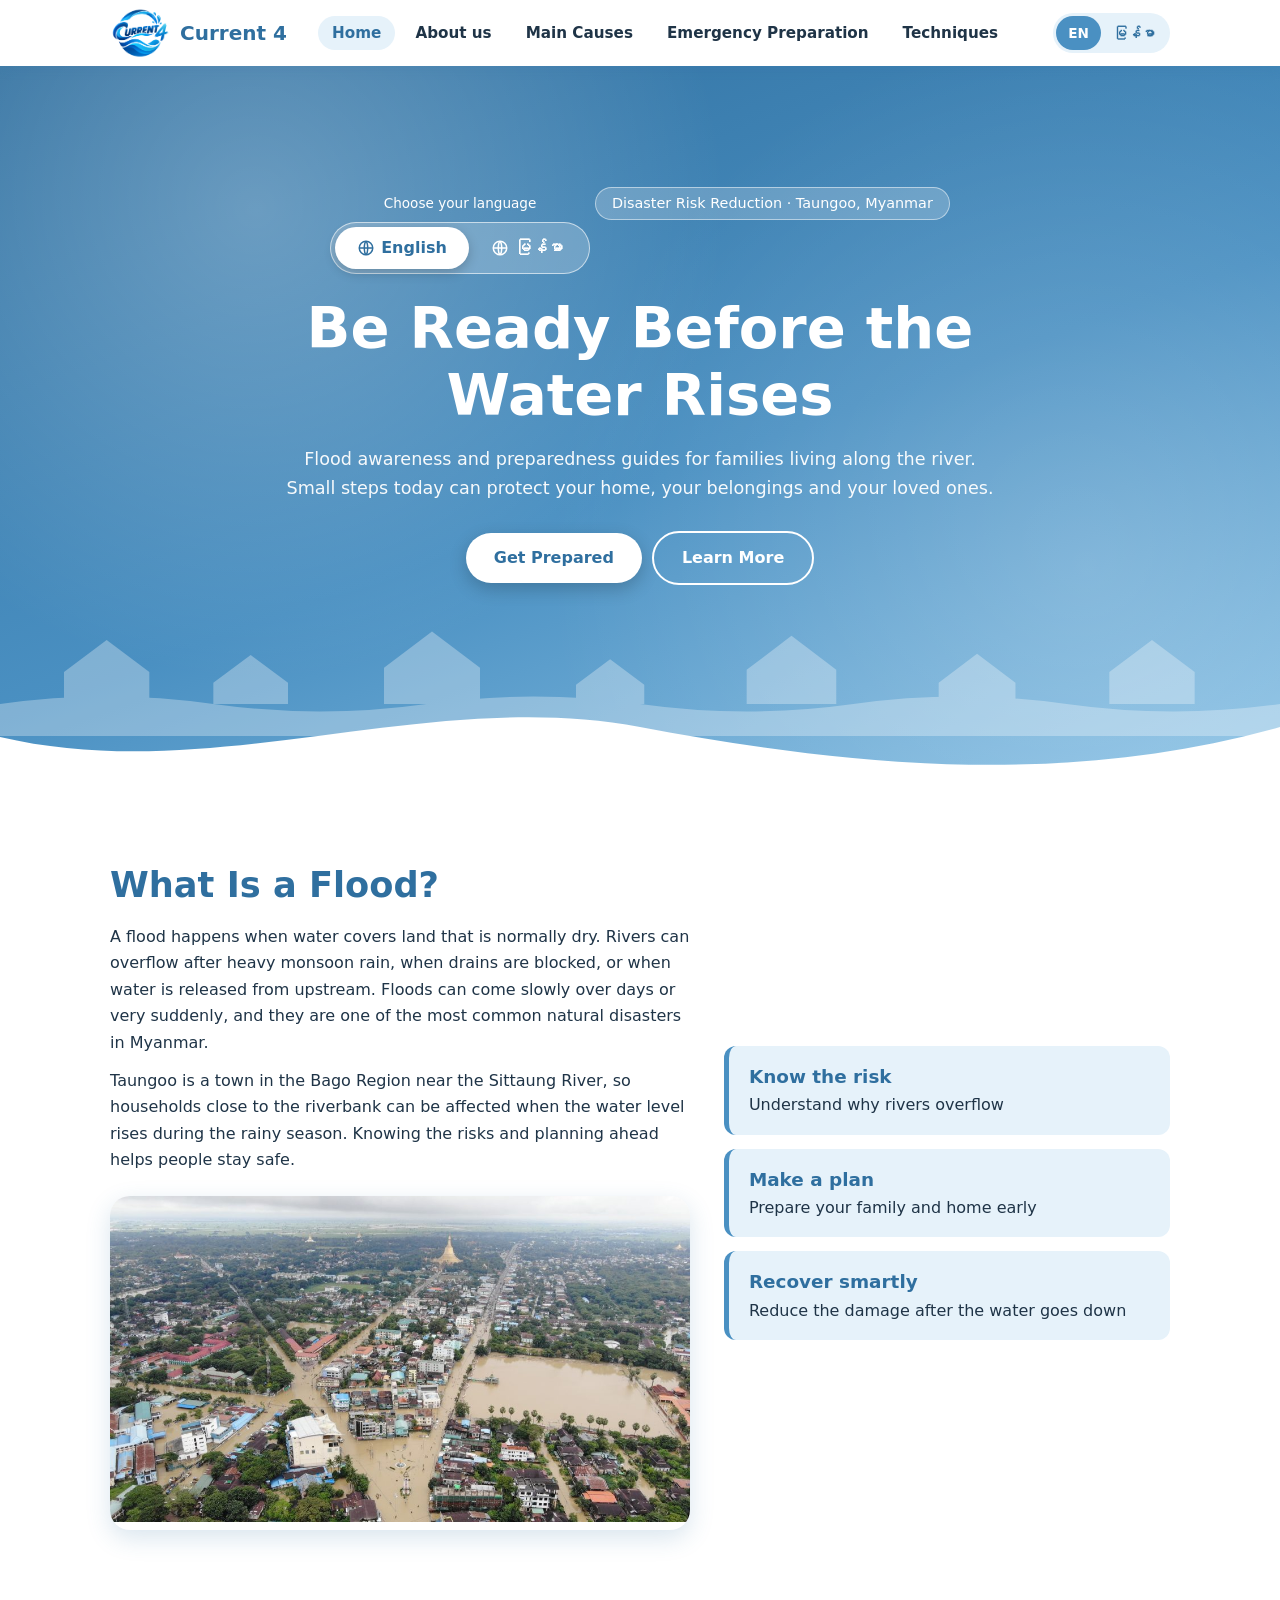
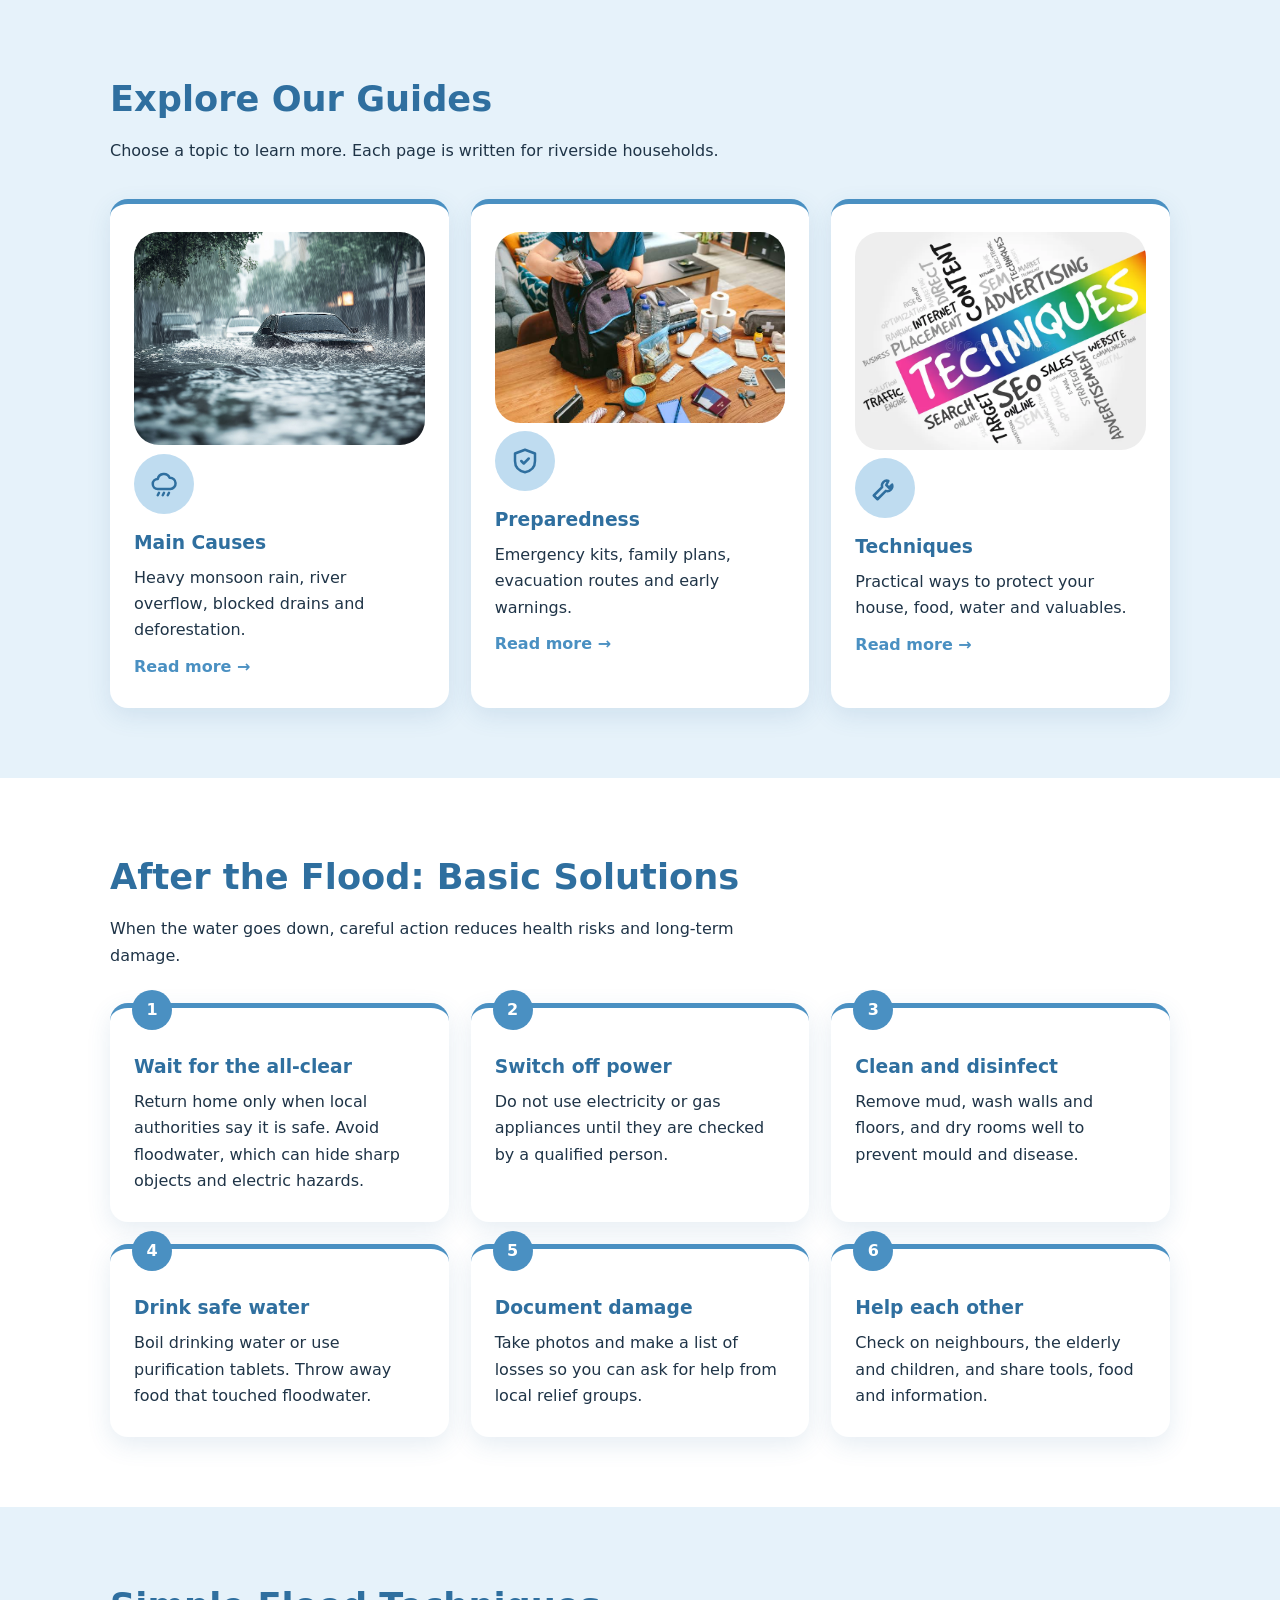
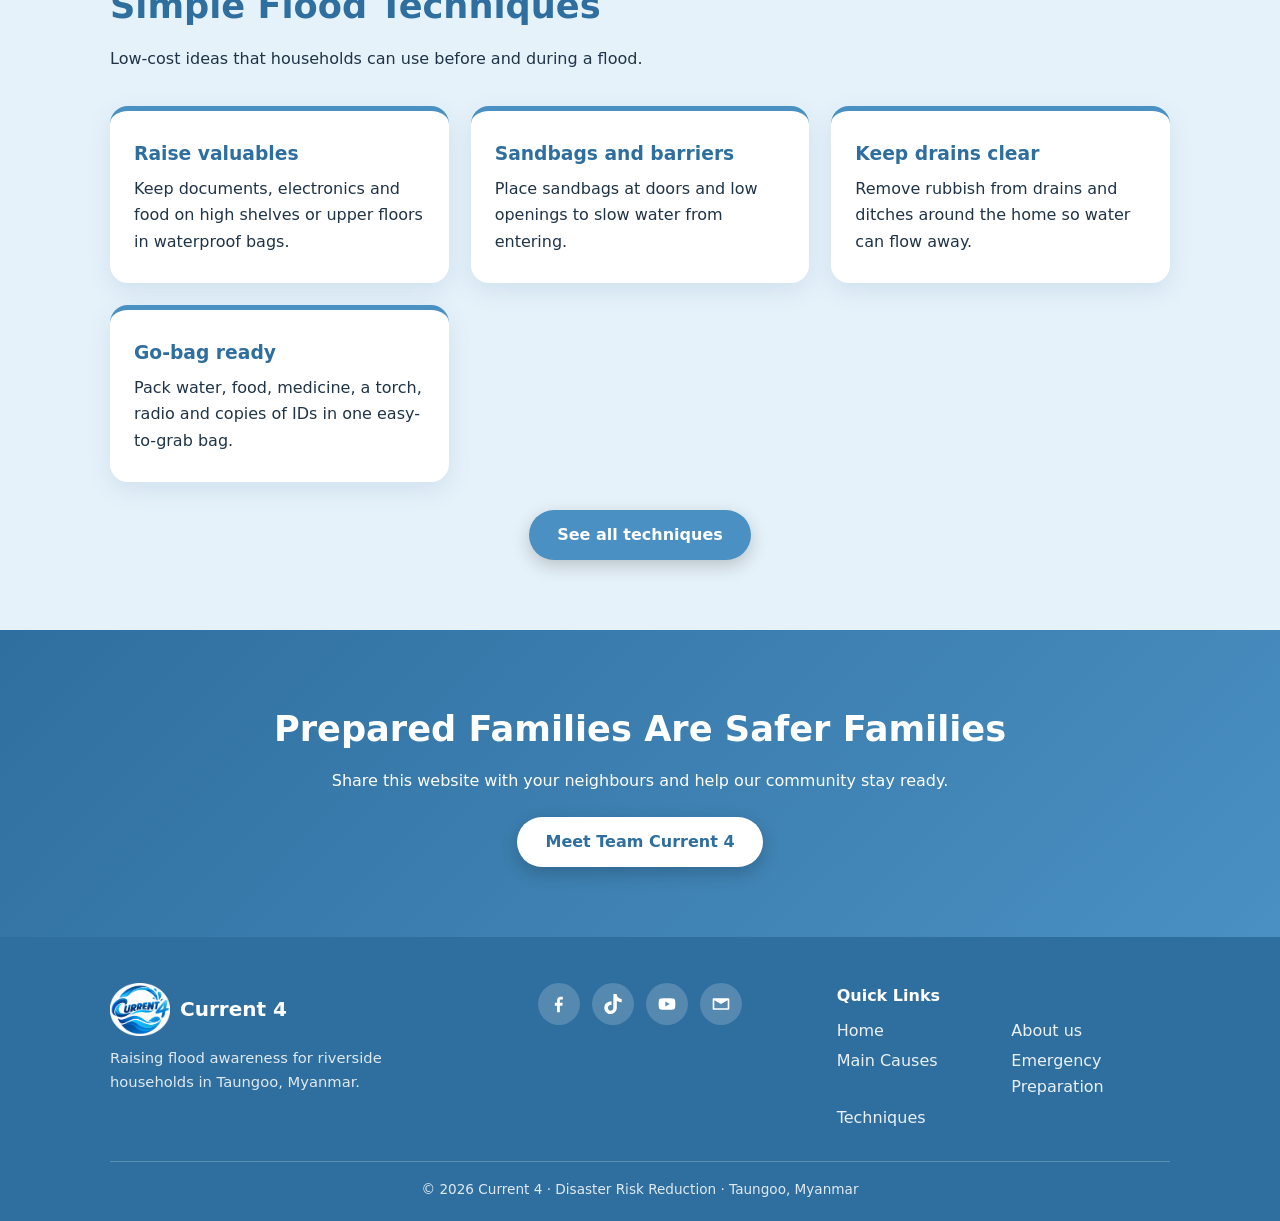
<file: index.html>
<!DOCTYPE html>
<html lang="en">

<head>
    <meta charset="utf-8">
    <meta name="viewport" content="width=device-width, initial-scale=1, viewport-fit=cover">
    <title>Current 4 – Flood Awareness for Taungoo</title>

    <link rel="icon" type="image/x-icon" href="Current 4 logo with bg  copy.png">
    <style>
        :root {
            --blue: #4a90c2;
            --blue-d: #2f6f9f;
            --blue-l: #e6f2fa;
            --blue-m: #bfdcf0;
            --ink: #1f3447;
            --white: #fff;
            box-sizing: border-box;
            padding-top: env(safe-area-inset-top, 0px);
            padding-bottom: env(safe-area-inset-bottom, 0px)
        }

        html {
            scroll-behavior: smooth;
            scroll-padding-top: env(safe-area-inset-top, 0px)
        }

        * {
            box-sizing: border-box;
            margin: 0
        }

        body {
            font-family: 'Segoe UI', system-ui, Arial, sans-serif;
            color: var(--ink);
            background: var(--white);
            line-height: 1.65
        }

        a {
            text-decoration: none;
            color: inherit
        }

        .wrap {
            max-width: 1100px;
            margin: auto;
            padding: 0 20px
        }

        /* nav */
        header {
            position: sticky;
            top: env(safe-area-inset-top, 0px);
            z-index: 10;
            background: var(--white);
            box-shadow: 0 2px 12px rgba(47, 111, 159, .15)
        }

        nav {
            display: flex;
            align-items: center;
            justify-content: space-between;
            height: 66px
        }

        .brand {
            display: flex;
            align-items: center;
            gap: 10px;
            font-weight: 700;
            font-size: 1.25rem;
            color: var(--blue-d)
        }

        .brand svg {
            width: 36px;
            height: 36px
        }

        .links {
            display: flex;
            gap: 6px;
            list-style: none;
            padding: 0
        }

        .links a {
            padding: 8px 14px;
            border-radius: 20px;
            font-weight: 600;
            font-size: .95rem
        }

        .links a:hover,
        .links a.on {
            background: var(--blue-l);
            color: var(--blue-d)
        }

        #burger {
            display: none;
            background: none;
            border: 0;
            font-size: 1.8rem;
            color: var(--blue-d);
            cursor: pointer
        }

        /* hero */
        .hero {
            position: relative;
            min-height: 80vh;
            display: grid;
            place-items: center;
            text-align: center;
            color: #fff;
            overflow: hidden;
            background: linear-gradient(160deg, #2f6f9f 0%, #4a90c2 55%, #8cc3e6 100%)
        }

        .hero::before {
            content: "";
            position: absolute;
            inset: 0;
            background: radial-gradient(circle at 20% 20%, rgba(255, 255, 255, .25), transparent 40%), radial-gradient(circle at 85% 70%, rgba(255, 255, 255, .18), transparent 45%)
        }

        .hero svg.wave {
            position: absolute;
            bottom: -1px;
            left: 0;
            width: 100%;
            height: 110px
        }

        .hero .box {
            position: relative;
            padding: 60px 20px 140px;
            max-width: 760px
        }

        .tag {
            display: inline-block;
            background: rgba(255, 255, 255, .2);
            border: 1px solid rgba(255, 255, 255, .5);
            padding: 4px 16px;
            border-radius: 20px;
            font-size: .9rem;
            margin-bottom: 16px
        }

        .hero h1 {
            font-size: clamp(2rem, 6vw, 3.6rem);
            line-height: 1.15;
            margin-bottom: 16px
        }

        .hero p {
            font-size: 1.1rem;
            margin-bottom: 28px;
            opacity: .95
        }

        .btn {
            display: inline-block;
            padding: 12px 28px;
            border-radius: 30px;
            font-weight: 700;
            background: #fff;
            color: var(--blue-d);
            box-shadow: 0 6px 18px rgba(0, 0, 0, .2);
            transition: .2s
        }

        .btn:hover {
            transform: translateY(-2px)
        }

        .btn.ghost {
            background: transparent;
            color: #fff;
            border: 2px solid #fff;
            margin-left: 10px;
            box-shadow: none
        }

        /* sections */
        section {
            padding: 70px 0
        }

        h2 {
            font-size: clamp(1.6rem, 4vw, 2.2rem);
            color: var(--blue-d);
            margin-bottom: 10px
        }

        .sub {
            max-width: 640px;
            margin-bottom: 34px
        }

        .intro {
            display: grid;
            grid-template-columns: 1.3fr 1fr;
            gap: 34px;
            align-items: center
        }

        .stats {
            display: grid;
            gap: 14px
        }

        .stat {
            background: var(--blue-l);
            border-left: 5px solid var(--blue);
            padding: 16px 20px;
            border-radius: 12px
        }

        .stat b {
            display: block;
            font-size: 1.15rem;
            color: var(--blue-d)
        }

        .alt {
            background: var(--blue-l)
        }

        .grid {
            display: grid;
            grid-template-columns: repeat(auto-fit, minmax(250px, 1fr));
            gap: 22px
        }

        .card {
            background: #fff;
            border-radius: 18px;
            padding: 28px 24px;
            box-shadow: 0 8px 24px rgba(47, 111, 159, .12);
            border-top: 5px solid var(--blue);
            transition: .2s;
            display: block
        }

        a.card:hover {
            transform: translateY(-6px)
        }

        .pic {
            display: block;
            width: 100%;
            height: auto;
            border-radius: 12px;
            margin-bottom: 14px;
            background: var(--blue-l)
        }

        .fig {
            margin-top: 22px;
            border-radius: 20px;
            overflow: hidden;
            box-shadow: 0 8px 24px rgba(47, 111, 159, .18);
            
        }

        .fig svg {
            display: block;
            width: 100%;
            height: auto;
        }

        .skyline {
            position: absolute;
            bottom: 50px;
            left: 0;
            width: 100%;
            height: 130px;
            opacity: .3;
            pointer-events: none
        }

        .ico {
            width: 60px;
            height: 60px;
            border-radius: 50%;
            background: var(--blue-m);
            display: grid;
            place-items: center;
            margin-bottom: 14px
        }

        .ico svg {
            width: 30px;
            height: 30px;
            stroke: var(--blue-d);
            fill: none;
            stroke-width: 2;
            stroke-linecap: round;
            stroke-linejoin: round
        }

        .card h3 {
            color: var(--blue-d);
            margin-bottom: 6px
        }

        .more {
            display: inline-block;
            margin-top: 10px;
            font-weight: 700;
            color: var(--blue)
        }

        .steps {
            counter-reset: s
        }

        .steps .card {
            position: relative;
            padding-top: 44px
        }

        .steps .card::before {
            counter-increment: s;
            content: counter(s);
            position: absolute;
            top: -18px;
            left: 22px;
            width: 40px;
            height: 40px;
            border-radius: 50%;
            background: var(--blue);
            color: #fff;
            display: grid;
            place-items: center;
            font-weight: 700
        }

        .steps {
            margin-top: 18px
        }

        .cta {
            background: linear-gradient(135deg, var(--blue-d), var(--blue));
            color: #fff;
            text-align: center
        }

        .cta h2 {
            color: #fff
        }

        /* footer */
        footer {
            background: var(--blue-d);
            color: #fff;
            padding: 46px 0 20px
        }

        .fgrid {
            display: grid;
            grid-template-columns: 1fr 1fr 1fr;
            gap: 30px;
            align-items: start
        }

        footer .brand {
            color: #fff
        }

        footer p {
            opacity: .85;
            font-size: .92rem;
            margin-top: 10px
        }

        .social {
            display: flex;
            gap: 12px;
            justify-content: center
        }

        .social a {
            width: 42px;
            height: 42px;
            border-radius: 50%;
            background: rgba(255, 255, 255, .18);
            display: grid;
            place-items: center
        }

        .social a:hover {
            background: #fff
        }

        .social svg {
            width: 20px;
            height: 20px;
            fill: #fff
        }

        .social a:hover svg {
            fill: var(--blue-d)
        }

        .quick h4 {
            margin-bottom: 8px
        }

        .quick ul {
            list-style: none;
            padding: 0;
            display: grid;
            grid-template-columns: 1fr 1fr;
            gap: 4px 16px
        }

        .quick a {
            opacity: .9
        }

        .quick a:hover {
            text-decoration: underline
        }

        .copy {
            text-align: center;
            border-top: 1px solid rgba(255, 255, 255, .25);
            margin-top: 30px;
            padding-top: 16px;
            font-size: .85rem;
            opacity: .85
        }

        /* responsive */
        @media(max-width:820px) {
            #burger {
                display: block
            }

            .links {
                position: absolute;
                top: 66px;
                left: 0;
                right: 0;
                background: #fff;
                flex-direction: column;
                padding: 10px 20px 18px;
                box-shadow: 0 10px 16px rgba(47, 111, 159, .15);
                display: none
            }

            .links.open {
                display: flex
            }

            .intro,
            .fgrid {
                grid-template-columns: 1fr
            }

            .social {
                justify-content: flex-start
            }

            section {
                padding: 50px 0
            }

            .btn.ghost {
                margin: 10px 0 0
            }
        }

        .langsw {
            display: flex;
            background: var(--blue-l);
            border-radius: 24px;
            padding: 3px;
            margin-left: 10px
        }

        .langsw button {
            border: 0;
            background: transparent;
            font: inherit;
            font-size: .85rem;
            font-weight: 700;
            color: var(--blue-d);
            padding: 6px 12px;
            border-radius: 20px;
            cursor: pointer
        }

        .langsw button.on {
            background: var(--blue);
            color: #fff
        }

        .langhero {
            display: inline-flex;
            flex-direction: column;
            align-items: center;
            gap: 8px;
            margin-bottom: 22px;
            font-size: .85rem
        }

        .langpick {
            display: flex;
            background: rgba(255, 255, 255, .2);
            border: 1px solid rgba(255, 255, 255, .6);
            border-radius: 40px;
            padding: 4px
        }

        .lb {
            display: flex;
            align-items: center;
            gap: 6px;
            border: 0;
            background: transparent;
            color: #fff;
            font: inherit;
            font-weight: 700;
            font-size: 1rem;
            padding: 8px 22px;
            border-radius: 30px;
            cursor: pointer;
            transition: .2s
        }

        .lb svg {
            width: 18px;
            height: 18px;
            stroke: currentColor;
            fill: none;
            stroke-width: 2
        }

        .lb.on {
            background: #fff;
            color: #2f6f9f;
            box-shadow: 0 4px 12px rgba(0, 0, 0, .2)
        }

        html[lang=my] body {
            font-family: 'Noto Sans Myanmar', 'Padauk', 'Myanmar Text', 'Segoe UI', sans-serif;
            line-height: 1.9
        }

        html[lang=my] h1,
        html[lang=my] h2,
        html[lang=my] h3 {
            line-height: 1.6
        }

        @media(max-width:820px) {
            .langsw {
                margin-left: auto;
                margin-right: 8px
            }

            #burger {
                order: 3
            }
        }

        .curr-logo {
            width: 60px;
        }

        .img-des{
            border-radius: 25px;
        }
    </style>
    <link rel="preconnect" href="https://fonts.googleapis.com">
    <link href="https://fonts.googleapis.com/css2?family=Noto+Sans+Myanmar:wght@400;600;700&amp;display=swap"
        rel="stylesheet">
</head>

<body>
    <header>
        <div class="wrap">
            <nav>
                <a class="brand" href="index.html">
                    <img src="Current 4 logo.png" alt="" width="100%" class="curr-logo">
                    Current 4</a>
                <button id="burger" aria-label="Menu">&#9776;</button>
                <ul class="links" id="links">
                    <li><a class="on" href="index.html"><span data-en="Home" data-my="ပင်မစာမျက်နှာ">Home</span></a>
                    </li>
                    <li><a href="about.html"><span data-en="About us" data-my="ကျွန်ုပ်တို့အကြောင်း">About us</span></a>
                    </li>
                    <li><a href="causes.html"><span data-en="Main Causes" data-my="အဓိကအကြောင်းရင်းများ">Main
                                Causes</span></a></li>
                    <li><a href="preparedness.html"><span data-en="Emergency Preparation"
                                data-my="ကြိုတင်ပြင်ဆင်မှု">Emergency Preparation</span></a></li>
                    <li><a href="techniques.html"><span data-en="Techniques"
                                data-my="နည်းလမ်းများ">Techniques</span></a></li>
                </ul>
                <div class="langsw" role="group" aria-label="Language"><button data-l="en">EN</button><button
                        data-l="my">မြန်မာ</button></div>
            </nav>
        </div>
    </header>

    <div class="hero">
        <svg class="skyline" viewBox="0 0 1200 130" preserveAspectRatio="xMidYMax slice" aria-hidden="true">
            <g fill="#fff">
                <path d="M60 70l40-30 40 30v30H60z" />
                <path d="M200 80l35-26 35 26v20h-70z" />
                <path d="M360 66l45-34 45 34v34h-90z" />
                <path d="M540 82l32-24 32 24v18h-64z" />
                <path d="M700 68l42-32 42 32v32h-84z" />
                <path d="M880 80l36-27 36 27v20h-72z" />
                <path d="M1040 70l40-30 40 30v30h-80z" />
                <path d="M0 100q100-14 200 0t200 0 200 0 200 0 200 0 200 0v30H0z" />
            </g>
        </svg>
        <div class="box">
            <div class="langhero"><span data-en="Choose your language" data-my="ဘာသာစကား ရွေးချယ်ပါ">Choose your
                    language</span>
                <div class="langpick" role="group" aria-label="Language"><button class="lb" data-l="en"><svg
                            viewBox="0 0 24 24">
                            <circle cx="12" cy="12" r="9" />
                            <path d="M3 12h18M12 3c3 3 3 15 0 18M12 3c-3 3-3 15 0 18" />
                        </svg> English</button><button class="lb" data-l="my"><svg viewBox="0 0 24 24">
                            <circle cx="12" cy="12" r="9" />
                            <path d="M3 12h18M12 3c3 3 3 15 0 18M12 3c-3 3-3 15 0 18" />
                        </svg> မြန်မာ</button></div>
            </div>
            <span class="tag"><span data-en="Disaster Risk Reduction · Taungoo, Myanmar"
                    data-my="ဘေးအန္တရာယ်လျှော့ချရေး · တောင်ငူမြို့၊ မြန်မာနိုင်ငံ">Disaster Risk Reduction · Taungoo,
                    Myanmar</span></span>
            <h1><span data-en="Be Ready Before the Water Rises" data-my="ရေမတက်ခင် အဆင်သင့်ဖြစ်ပါ">Be Ready Before the
                    Water Rises</span></h1>
            <p><span data-en="Flood awareness and preparedness guides for families living along the river. Small steps today can protect your home, your belongings and your loved ones."
                    data-my="မြစ်ကမ်းနံဘေးနေ အိမ်ထောင်စုများအတွက် ရေကြီးမှုဆိုင်ရာ အသိပညာနှင့် ကြိုတင်ပြင်ဆင်ရေး လမ်းညွှန်ချက်များ။ ယနေ့ လုပ်ဆောင်သော အနည်းငယ်သော အဆင့်များက သင့်အိမ်၊ ပစ္စည်းများနှင့် ချစ်ခင်ရသူများကို ကာကွယ်ပေးနိုင်သည်။">Flood
                    awareness and preparedness guides for families living along the river. Small steps today can protect
                    your home, your belongings and your loved ones.</span></p>
            <a class="btn" href="preparedness.html"><span data-en="Get Prepared" data-my="ပြင်ဆင်ကြပါစို့">Get
                    Prepared</span></a><a class="btn ghost" href="#intro"><span data-en="Learn More"
                    data-my="ပိုမိုလေ့လာရန်">Learn More</span></a>
        </div>
        <svg class="wave" viewBox="0 0 1440 110" preserveAspectRatio="none">
            <path fill="#fff" d="M0 60C240 110 480 10 720 50s480 60 720 0v60H0z" />
        </svg>
    </div>

    <section id="intro">
        <div class="wrap intro">
            <div>
                <h2><span data-en="What Is a Flood?" data-my="ရေကြီးခြင်းဆိုတာ ဘာလဲ?">What Is a Flood?</span></h2>
                <p><span data-en="A flood happens when water covers land that is normally dry. Rivers can overflow after heavy monsoon rain, when drains are blocked, or when water is released from upstream. Floods can come slowly over days or very suddenly, and they are one of the most common natural disasters in Myanmar."
                        data-my="ပုံမှန်အားဖြင့် ခြောက်သွေ့နေသော မြေပေါ်သို့ ရေလွှမ်းမိုးလာခြင်းကို ရေကြီးခြင်းဟု ခေါ်သည်။ မုတ်သုံမိုးသည်းထန်စွာ ရွာပြီးနောက်၊ မြောင်းများပိတ်ဆို့သောအခါ သို့မဟုတ် အထက်ပိုင်းမှ ရေလွှတ်သောအခါ မြစ်များ ပြည့်လျှံနိုင်သည်။ ရေကြီးခြင်းသည် ရက်ပေါင်းများစွာအတွင်း ဖြည်းဖြည်းလာနိုင်သလို ရုတ်တရက်လည်း ရောက်လာနိုင်ပြီး မြန်မာနိုင်ငံတွင် အဖြစ်အများဆုံး သဘာဝဘေးအန္တရာယ်များထဲမှ တစ်ခုဖြစ်သည်။">A
                        flood happens when water covers land that is normally dry. Rivers can overflow after heavy
                        monsoon rain, when drains are blocked, or when water is released from upstream. Floods can come
                        slowly over days or very suddenly, and they are one of the most common natural disasters in
                        Myanmar.</span></p>

                <p style="margin-top:12px"><span
                        data-en="Taungoo is a town in the Bago Region near the Sittaung River, so households close to the riverbank can be affected when the water level rises during the rainy season. Knowing the risks and planning ahead helps people stay safe."
                        data-my="တောင်ငူမြို့သည် စစ်တောင်းမြစ်အနီး ပဲခူးတိုင်းဒေသကြီးတွင် တည်ရှိသောကြောင့် မိုးရာသီတွင် ရေမြင့်လာပါက မြစ်ကမ်းနံဘေးရှိ အိမ်ထောင်စုများ ထိခိုက်နိုင်သည်။ အန္တရာယ်များကို သိရှိပြီး ကြိုတင်စီစဉ်ထားခြင်းက လူတို့ကို ဘေးကင်းစေသည်။">Taungoo
                        is a town in the Bago Region near the Sittaung River, so households close to the riverbank can
                        be affected when the water level rises during the rainy season. Knowing the risks and planning
                        ahead helps people stay safe.</span></p>
                        
                <div class="fig">
                    <img src="Flood home .jpg" alt="" width="100%" class="w-80">
                </div>
            </div>
            <div class="stats">
                <div class="stat"><b><span data-en="Know the risk" data-my="အန္တရာယ်ကို သိပါ">Know the
                            risk</span></b><span data-en="Understand why rivers overflow"
                        data-my="မြစ်များ အဘယ်ကြောင့် ပြည့်လျှံသည်ကို နားလည်ပါ">Understand why rivers overflow</span>
                </div>
                <div class="stat"><b><span data-en="Make a plan" data-my="စီမံချက် ရေးဆွဲပါ">Make a plan</span></b><span
                        data-en="Prepare your family and home early"
                        data-my="မိသားစုနှင့် အိမ်ကို ကြိုတင်ပြင်ဆင်ပါ">Prepare your family and home early</span></div>
                <div class="stat"><b><span data-en="Recover smartly" data-my="ပညာရှိစွာ ပြန်လည်ထူထောင်ပါ">Recover
                            smartly</span></b><span data-en="Reduce the damage after the water goes down"
                        data-my="ရေကျပြီးနောက် ပျက်စီးမှုကို လျှော့ချပါ">Reduce the damage after the water goes
                        down</span></div>
            </div>
        </div>
    </section>

    <section class="alt">
        <div class="wrap">
            <h2><span data-en="Explore Our Guides" data-my="ကျွန်ုပ်တို့၏ လမ်းညွှန်များကို လေ့လာပါ">Explore Our
                    Guides</span></h2>
            <p class="sub"><span data-en="Choose a topic to learn more. Each page is written for riverside households."
                    data-my="ပိုမိုလေ့လာရန် ခေါင်းစဉ်တစ်ခု ရွေးပါ။ စာမျက်နှာတိုင်းကို မြစ်ကမ်းနံဘေးနေ အိမ်ထောင်စုများအတွက် ရေးသားထားသည်။">Choose
                    a topic to learn more. Each page is written for riverside households.</span></p>
            <div class="grid">
                <a class="card" href="causes.html">
                    <img src="Heavy rainfall.jpg" alt="" width="100%" class="img-des">

                    <div class="ico"><svg viewBox="0 0 24 24">
                            <path d="M7 16a4 4 0 010-8 5 5 0 019.5-1A4.5 4.5 0 0117 16z" />
                            <path d="M8 19l-1 2M12 19l-1 2M16 19l-1 2" />
                        </svg></div>
                    <h3><span data-en="Main Causes" data-my="အဓိကအကြောင်းရင်းများ">Main Causes</span></h3>
                    <p><span data-en="Heavy monsoon rain, river overflow, blocked drains and deforestation."
                            data-my="မုတ်သုံမိုးသည်းထန်စွာရွာခြင်း၊ မြစ်ပြည့်လျှံခြင်း၊ မြောင်းပိတ်ဆို့ခြင်းနှင့် သစ်တောပြုန်းတီးခြင်း။">Heavy
                            monsoon rain, river overflow, blocked drains and deforestation.</span></p><span
                        class="more"><span data-en="Read more →" data-my="ပိုမိုဖတ်ရန် →">Read more →</span></span>
                </a>
                <a class="card" href="preparedness.html">
                    <img src="Prepardness.jpeg" alt="" width="100%" class="img-des">
                    <div class="ico"><svg viewBox="0 0 24 24">
                            <path d="M12 3l8 3v6c0 5-3.5 8-8 9-4.5-1-8-4-8-9V6z" />
                            <path d="M9 12l2 2 4-4" />
                        </svg></div>
                    <h3><span data-en="Preparedness" data-my="ကြိုတင်ပြင်ဆင်မှု">Preparedness</span></h3>
                    <p><span data-en="Emergency kits, family plans, evacuation routes and early warnings."
                            data-my="အရေးပေါ်အထုပ်၊ မိသားစုစီမံချက်၊ ထွက်ခွာလမ်းကြောင်းနှင့် ကြိုတင်သတိပေးချက်များ။">Emergency
                            kits, family plans, evacuation routes and early warnings.</span></p><span class="more"><span
                            data-en="Read more →" data-my="ပိုမိုဖတ်ရန် →">Read more →</span></span>
                </a>

                <a class="card" href="techniques.html">
                    <img src="Techniques.webp" alt="" width="100%" class="img-des">
                    <div class="ico"><svg viewBox="0 0 24 24">
                            <path d="M14.7 6.3a4 4 0 00-5 5L3 18l3 3 6.7-6.7a4 4 0 005-5l-2.5 2.5-2.2-2.2z" />
                        </svg></div>
                    <h3><span data-en="Techniques" data-my="နည်းလမ်းများ">Techniques</span></h3>
                    <p><span data-en="Practical ways to protect your house, food, water and valuables."
                            data-my="အိမ်၊ အစားအစာ၊ ရေနှင့် တန်ဖိုးရှိပစ္စည်းများကို ကာကွယ်ရန် လက်တွေ့နည်းလမ်းများ။">Practical
                            ways to protect your house, food, water and valuables.</span></p><span class="more"><span
                            data-en="Read more →" data-my="ပိုမိုဖတ်ရန် →">Read more →</span></span>
                </a>
            </div>
        </div>
    </section>

    <section>
        <div class="wrap">
            <h2><span data-en="After the Flood: Basic Solutions"
                    data-my="ရေကြီးပြီးနောက် - အခြေခံ ဖြေရှင်းနည်းများ">After the Flood: Basic Solutions</span></h2>
            <p class="sub"><span
                    data-en="When the water goes down, careful action reduces health risks and long-term damage."
                    data-my="ရေကျသောအခါ ဂရုတစိုက် လုပ်ဆောင်ခြင်းက ကျန်းမာရေးအန္တရာယ်နှင့် ရေရှည်ပျက်စီးမှုကို လျှော့ချပေးသည်။">When
                    the water goes down, careful action reduces health risks and long-term damage.</span></p>
            <div class="grid steps">
                <div class="card">
                    <h3><span data-en="Wait for the all-clear" data-my="ဘေးကင်းကြောင်း ကြေညာသည်အထိ စောင့်ပါ">Wait for
                            the all-clear</span></h3>
                    <p><span data-en="Return home only when local authorities say it is safe. Avoid floodwater, which can hide sharp objects and electric hazards."
                            data-my="ဒေသအာဏာပိုင်များက ဘေးကင်းသည်ဟု ပြောမှသာ အိမ်ပြန်ပါ။ ရေအောက်တွင် ထက်မြက်သောအရာများနှင့် လျှပ်စစ်အန္တရာယ် ပုန်းကွယ်နေနိုင်သောကြောင့် ရေကြီးရေကို ရှောင်ပါ။">Return
                            home only when local authorities say it is safe. Avoid floodwater, which can hide sharp
                            objects and electric hazards.</span></p>
                </div>
                <div class="card">
                    <h3><span data-en="Switch off power" data-my="လျှပ်စစ်မီး ပိတ်ပါ">Switch off power</span></h3>
                    <p><span data-en="Do not use electricity or gas appliances until they are checked by a qualified person."
                            data-my="အရည်အချင်းရှိသူ စစ်ဆေးပေးမှသာ လျှပ်စစ်နှင့် ဓာတ်ငွေ့ပစ္စည်းများကို သုံးပါ။">Do not
                            use electricity or gas appliances until they are checked by a qualified person.</span></p>
                </div>
                <div class="card">
                    <h3><span data-en="Clean and disinfect" data-my="သန့်ရှင်းရေးလုပ်ပြီး ပိုးသတ်ပါ">Clean and
                            disinfect</span></h3>
                    <p><span data-en="Remove mud, wash walls and floors, and dry rooms well to prevent mould and disease."
                            data-my="ရွှံ့မျ ားကို ရှင်းလင်းပြီး နံရံနှင့် ကြမ်းပြင်များကို ဆေးကြောကာ မှိုနှင့် ရောဂါမဖြစ်စေရန် အခန်းများကို ကောင်းစွာ အခြောက်ခံပါ။">Remove
                            mud, wash walls and floors, and dry rooms well to prevent mould and disease.</span></p>
                </div>
                <div class="card">
                    <h3><span data-en="Drink safe water" data-my="ဘေးကင်းသော ရေသောက်ပါ">Drink safe water</span></h3>
                    <p><span data-en="Boil drinking water or use purification tablets. Throw away food that touched floodwater."
                            data-my="သောက်ရေကို ကျိုပါ သို့မဟုတ် ရေသန့်စင်ဆေးပြား သုံးပါ။ ရေကြီးရေနှင့် ထိတွေ့ခဲ့သော အစားအစာကို စွန့်ပစ်ပါ။">Boil
                            drinking water or use purification tablets. Throw away food that touched floodwater.</span>
                    </p>
                </div>
                <div class="card">
                    <h3><span data-en="Document damage" data-my="ပျက်စီးမှုများကို မှတ်တမ်းတင်ပါ">Document damage</span>
                    </h3>
                    <p><span data-en="Take photos and make a list of losses so you can ask for help from local relief groups."
                            data-my="ဓာတ်ပုံရိုက်ပြီး ဆုံးရှုံးမှုစာရင်းရေးကာ ဒေသဆိုင်ရာ ကယ်ဆယ်ရေးအဖွဲ့များထံ အကူအညီတောင်းပါ။">Take
                            photos and make a list of losses so you can ask for help from local relief groups.</span>
                    </p>
                </div>
                <div class="card">
                    <h3><span data-en="Help each other" data-my="အချင်းချင်း ကူညီပါ">Help each other</span></h3>
                    <p><span data-en="Check on neighbours, the elderly and children, and share tools, food and information."
                            data-my="အိမ်နီးချင်း၊ သက်ကြီးရွယ်အိုနှင့် ကလေးများကို ကြည့်ရှုပြီး ကိရိယာ၊ အစားအစာနှင့် သတင်းအချက်အလက်များ မျှဝေပါ။">Check
                            on neighbours, the elderly and children, and share tools, food and information.</span></p>
                </div>
            </div>
        </div>
    </section>

    <section class="alt">
        <div class="wrap">
            <h2><span data-en="Simple Flood Techniques" data-my="ရိုးရှင်းသော ရေကြီးကာကွယ်နည်းများ">Simple Flood
                    Techniques</span></h2>
            <p class="sub"><span data-en="Low-cost ideas that households can use before and during a flood."
                    data-my="ရေမကြီးမီနှင့် ရေကြီးနေစဉ် အိမ်ထောင်စုများ သုံးနိုင်သော ကုန်ကျစရိတ်နည်းသည့် အကြံဉာဏ်များ။">Low-cost
                    ideas that households can use before and during a flood.</span></p>
            <div class="grid">
                <div class="card">
                    <h3><span data-en="Raise valuables" data-my="တန်ဖိုးရှိပစ္စည်းများကို မြှင့်တင်ထားပါ">Raise
                            valuables</span></h3>
                    <p><span data-en="Keep documents, electronics and food on high shelves or upper floors in waterproof bags."
                            data-my="စာရွက်စာတမ်း၊ အီလက်ထရွန်နစ်နှင့် အစားအစာကို ရေစိုခံအိတ်ထဲထည့်ကာ စင်မြင့်များ သို့မဟုတ် အပေါ်ထပ်တွင် ထားပါ။">Keep
                            documents, electronics and food on high shelves or upper floors in waterproof bags.</span>
                    </p>
                </div>
                <div class="card">
                    <h3><span data-en="Sandbags and barriers" data-my="သဲအိတ်နှင့် တားဆီးကာများ">Sandbags and
                            barriers</span></h3>
                    <p><span data-en="Place sandbags at doors and low openings to slow water from entering."
                            data-my="တံခါးနှင့် နိမ့်သောအဖွင့်များတွင် သဲအိတ်ထားပြီး ရေဝင်မှုကို နှေးစေပါ။">Place
                            sandbags at doors and low openings to slow water from entering.</span></p>
                </div>
                <div class="card">
                    <h3><span data-en="Keep drains clear" data-my="မြောင်းများ သန့်ရှင်းနေစေပါ">Keep drains clear</span>
                    </h3>
                    <p><span data-en="Remove rubbish from drains and ditches around the home so water can flow away."
                            data-my="ရေစီးဆင်းနိုင်ရန် အိမ်ပတ်ဝန်းကျင်ရှိ မြောင်းများမှ အမှိုက်များကို ရှင်းလင်းပါ။">Remove
                            rubbish from drains and ditches around the home so water can flow away.</span></p>
                </div>
                <div class="card">
                    <h3><span data-en="Go-bag ready" data-my="အရေးပေါ်အိတ် အဆင်သင့်ထားပါ">Go-bag ready</span></h3>
                    <p><span data-en="Pack water, food, medicine, a torch, radio and copies of IDs in one easy-to-grab bag."
                            data-my="ရေ၊ အစားအစာ၊ ဆေး၊ ဓာတ်မီး၊ ရေဒီယိုနှင့် မှတ်ပုံတင်မိတ္တူများကို ယူရလွယ်သော အိတ်တစ်လုံးတွင် ထည့်ထားပါ။">Pack
                            water, food, medicine, a torch, radio and copies of IDs in one easy-to-grab bag.</span></p>
                </div>
            </div>
            <p style="text-align:center;margin-top:28px"><a class="btn" style="background:var(--blue);color:#fff"
                    href="techniques.html"><span data-en="See all techniques" data-my="နည်းလမ်းအားလုံး ကြည့်ရန်">See all
                        techniques</span></a></p>
        </div>
    </section>

    <section class="cta">
        <div class="wrap">
            <h2><span data-en="Prepared Families Are Safer Families"
                    data-my="ပြင်ဆင်ထားသော မိသားစုများသည် ပိုမိုဘေးကင်းသည်">Prepared Families Are Safer Families</span>
            </h2>
            <p style="margin-bottom:22px"><span
                    data-en="Share this website with your neighbours and help our community stay ready."
                    data-my="ဤဝက်ဘ်ဆိုက်ကို အိမ်နီးချင်းများနှင့် မျှဝေပြီး ကျွန်ုပ်တို့ရပ်ရွာကို အဆင်သင့်ဖြစ်စေရန် ကူညီပါ။">Share
                    this website with your neighbours and help our community stay ready.</span></p>
            <a class="btn" href="about.html"><span data-en="Meet Team Current 4"
                    data-my="Current 4 အဖွဲ့ကို တွေ့ဆုံပါ">Meet Team Current 4</span></a>
        </div>
    </section>

    <footer>
        <div class="wrap">
            <div class="fgrid">
                <div>
                    <a class="brand" href="index.html">
                        <img src="Current 4 with bg.png" alt="" width="100%" class="curr-logo">
                        Current 4</a>
                    <p><span data-en="Raising flood awareness for riverside households in Taungoo, Myanmar."
                            data-my="မြန်မာနိုင်ငံ၊ တောင်ငူမြို့ မြစ်ကမ်းနံဘေးနေ အိမ်ထောင်စုများအတွက် ရေကြီးမှုဆိုင်ရာ အသိပညာ မြှင့်တင်ခြင်း။">Raising
                            flood awareness for riverside households in Taungoo, Myanmar.</span></p>
                </div>
                <div class="social">
                    <a href="https://www.facebook.com/share/1AA3Ri9s5u/?mibextid=wwXIfr" aria-label="Facebook"><svg viewBox="0 0 24 24">
                            <path
                                d="M13 22v-8h3l.5-3.5H13V8.3c0-1 .3-1.8 1.8-1.8H16.6V3.4C16.3 3.4 15.2 3.3 14 3.3c-2.6 0-4.3 1.600-4.3 4.500v2.700H7V14h2.700v8z" />
                        </svg></a>
                    <a href="https://www.tiktok.com/@current.434?is_from_webapp=1&sender_device=pc" aria-label="Tiktok"><svg viewBox="0 0 24 24">
                            <path
                                d="M12.525.02c1.31-.02 2.61-.01 3.91-.02.08 1.53.63 3.09 1.75 4.17 1.12 1.11 2.7 1.62 4.24 1.79v4.03c-1.44-.05-2.89-.35-4.2-.97-.57-.26-1.1-.59-1.62-.93-.01 2.92.01 5.84-.02 8.75-.08 1.4-.54 2.79-1.35 3.94-1.31 1.92-3.58 3.17-5.91 3.21-1.43.08-2.86-.31-4.08-1.03-2.02-1.19-3.44-3.37-3.65-5.71-.02-.5-.03-1-.01-1.49.18-1.9 1.12-3.72 2.58-4.96 1.66-1.44 3.98-2.13 6.15-1.72.02 1.48-.04 2.96-.04 4.44-.99-.32-2.15-.23-3.02.37-.82.56-1.36 1.5-1.41 2.49-.1 1.38.65 2.72 1.87 3.32.95.49 2.11.45 3.03-.07.96-.52 1.58-1.54 1.64-2.63.02-3.79.01-7.58.01-11.37z"/>
                        </svg></a>
                    <a href="https://youtube.com/@currentfour?si=FtkJ6qoQiKNhgwS5" aria-label="YouTube"><svg viewBox="0 0 24 24">
                            <path
                                d="M21.600 7.200a2.500 2.500 0 00-1.800-1.800C18.200 5 12 5 12 5s-6.200 0-7.800.4A2.500 2.500 0 002.400 7.200C2 8.800 2 12 2 12s0 3.200.4 4.800a2.500 2.500 0 001.800 1.800C5.800 19 12 19 12 19s6.200 0 7.800-.4a2.500 2.500 0 001.800-1.800C22 15.200 22 12 22 12s0-3.200-.4-4.800zM10 15V9l5.200 3z" />
                        </svg></a>
                    <a href="current4project@gmail.com" aria-label="Email"><svg viewBox="0 0 24 24">
                            <path
                                d="M3 5h18a1 1 0 011 1v12a1 1 0 01-1 1H3a1 1 0 01-1-1V6a1 1 0 011-1zm9 7L4 7.500V17h16V7.500z" />
                        </svg></a>
                </div>
                <div class="quick">
                    <h4><span data-en="Quick Links" data-my="အမြန်လင့်ခ်များ">Quick Links</span></h4>
                    <ul>
                        <li><a href="index.html"><span data-en="Home" data-my="ပင်မစာမျက်နှာ">Home</span></a></li>
                        <li><a href="about.html"><span data-en="About us" data-my="ကျွန်ုပ်တို့အကြောင်း">About
                                    us</span></a></li>
                        <li><a href="causes.html"><span data-en="Main Causes" data-my="အဓိကအကြောင်းရင်းများ">Main
                                    Causes</span></a></li>
                        <li><a href="preparedness.html"><span data-en="Emergency Preparation"
                                    data-my="ကြိုတင်ပြင်ဆင်မှု">Emergency Preparation</span></a></li>
                        <li><a href="techniques.html"><span data-en="Techniques"
                                    data-my="နည်းလမ်းများ">Techniques</span></a></li>
                    </ul>
                </div>
            </div>
            <div class="copy"><span data-en="© 2026 Current 4 · Disaster Risk Reduction  · Taungoo, Myanmar"
                    data-my="© ၂၀၂၆ Current 4 · ဘေးအန္တရာယ်လျှော့ချရေး · တောင်ငူမြို့၊ မြန်မာနိုင်ငံ">© 2026 Current
                    4 · Disaster Risk Reduction · Taungoo, Myanmar</span></div>
        </div>
    </footer>

    <script>(function () {
            var b = document.getElementById('burger'), l = document.getElementById('links');
            if (b && l) { b.addEventListener('click', function () { l.classList.toggle('open') }); }
            function get() { try { return localStorage.getItem('lang') || 'en' } catch (e) { return 'en' } }
            function apply(g) {
                document.documentElement.lang = (g === 'my') ? 'my' : 'en';
                document.querySelectorAll('[data-en]').forEach(function (e) { e.textContent = e.getAttribute('data-' + g) });
                document.querySelectorAll('[data-l]').forEach(function (x) { var on = x.getAttribute('data-l') === g; x.classList.toggle('on', on); x.setAttribute('aria-pressed', on) });
                try { localStorage.setItem('lang', g) } catch (e) { }
            }
            document.querySelectorAll('[data-l]').forEach(function (x) { x.addEventListener('click', function () { apply(x.getAttribute('data-l')) }) });
            apply(get());
        })();
    </script>
</body>

</html>
</file>
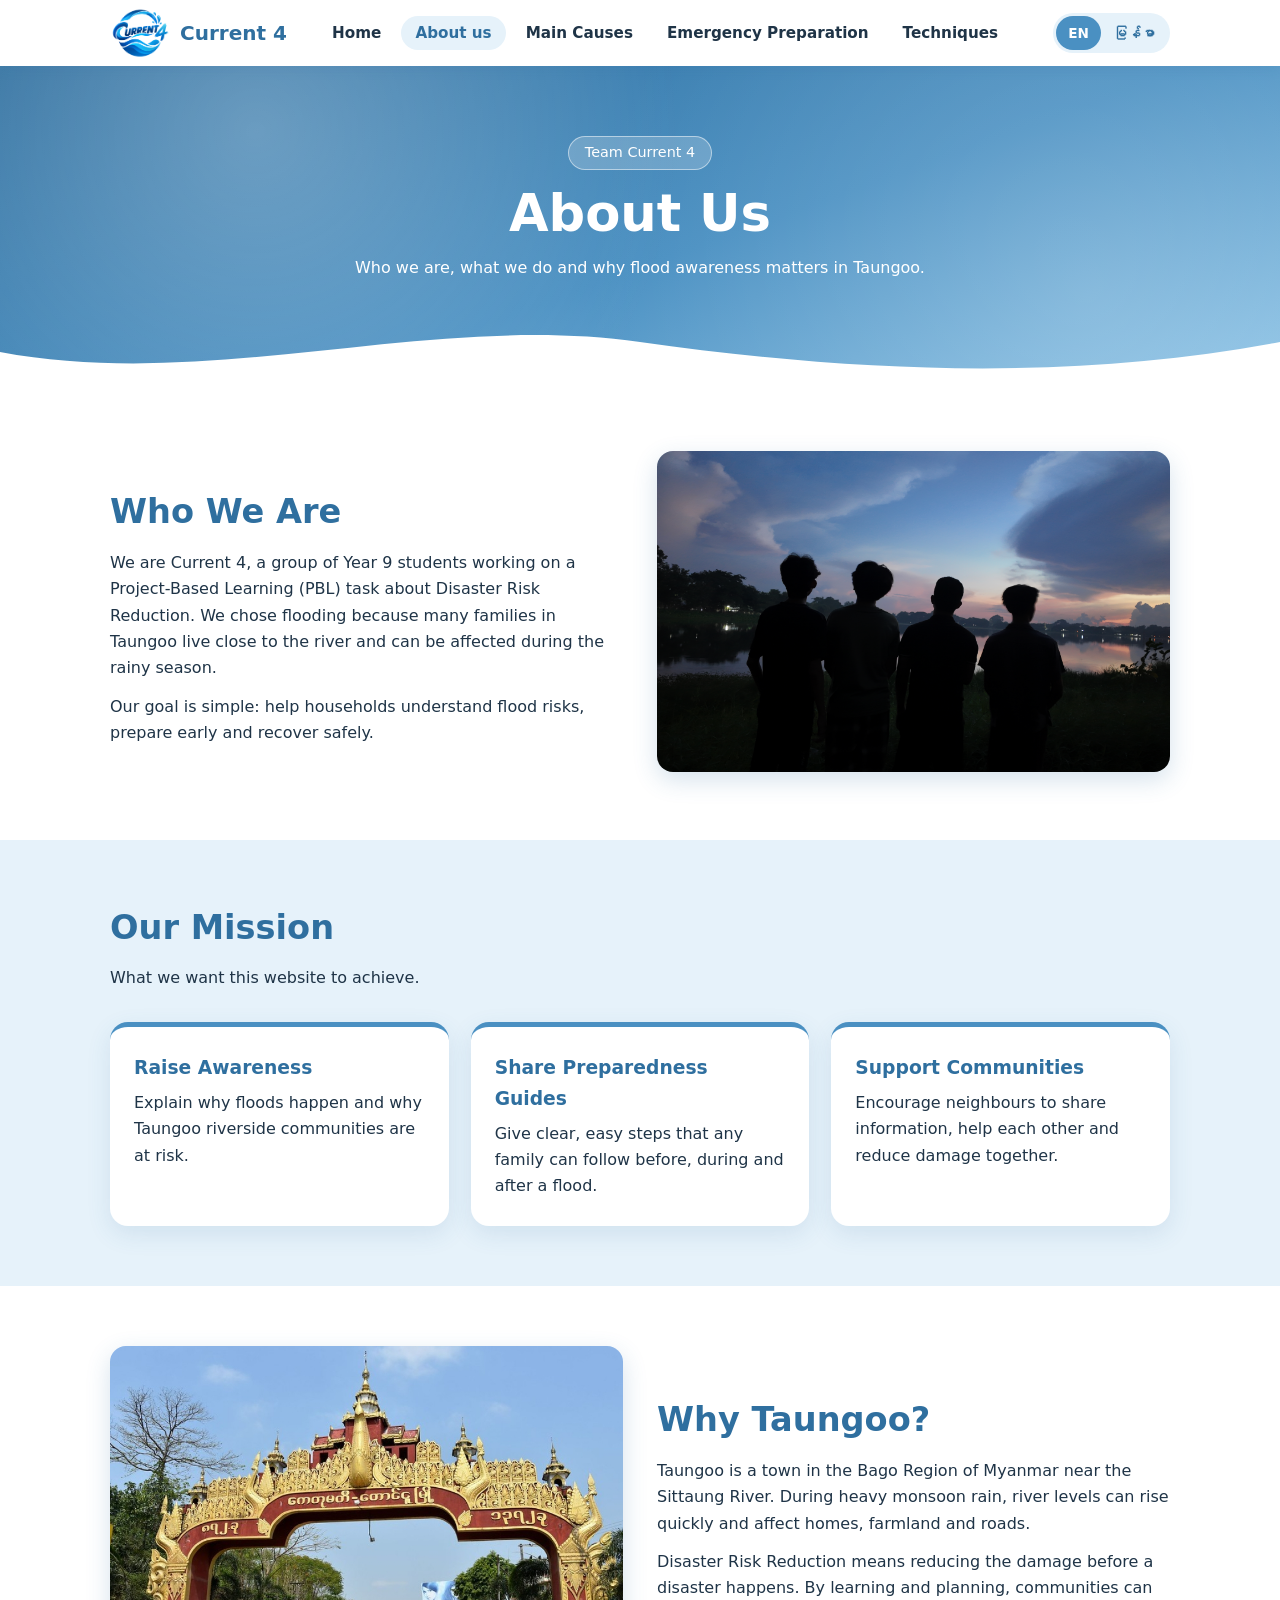
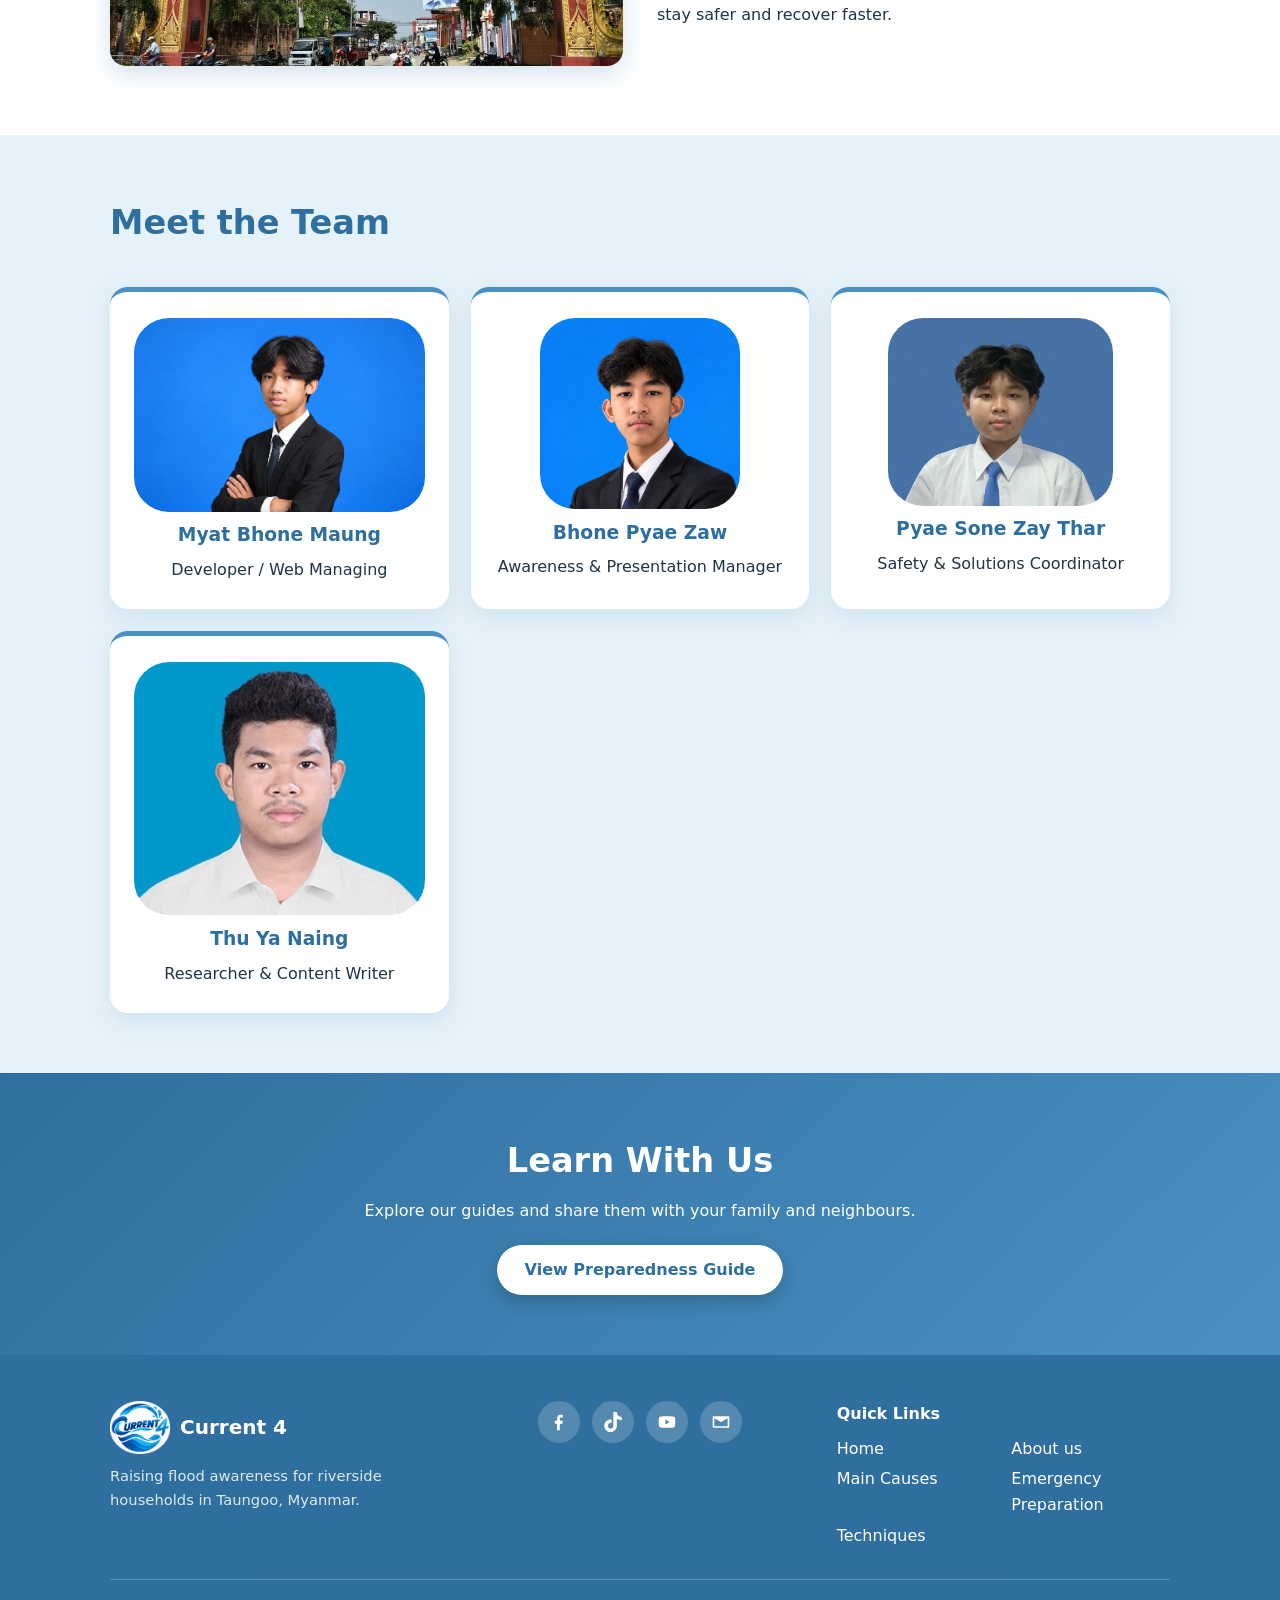
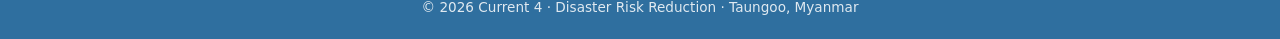
<file: about.html>
<!DOCTYPE html>
<html lang="en">

<head>
    <meta charset="utf-8">
    <meta name="viewport" content="width=device-width, initial-scale=1">
    <title>About us – Current 4</title>
    <link rel="stylesheet" href="style.css">
    <link rel="preconnect" href="https://fonts.googleapis.com">

    <link rel="icon" type="image/x-icon" href="Current 4 logo with bg  copy.png">
    <link href="https://fonts.googleapis.com/css2?family=Noto+Sans+Myanmar:wght@400;600;700&amp;display=swap"
        rel="stylesheet">
</head>

<body>
    <header>
        <div class="wrap">
            <nav><a class="brand" href="index.html">
                <img src="Current 4 logo.png" alt="" width="100%" class="curr-logo">
                 Current 4</a><button id="burger" aria-label="Menu">&#9776;</button>
                <ul class="links" id="links">
                    <li><a href="index.html"><span data-en="Home" data-my="ပင်မစာမျက်နှာ">Home</span></a></li>
                    <li><a class="on" href="about.html"><span data-en="About us" data-my="ကျွန်ုပ်တို့အကြောင်း">About
                                us</span></a></li>
                    <li><a href="causes.html"><span data-en="Main Causes" data-my="အဓိကအကြောင်းရင်းများ">Main
                                Causes</span></a></li>
                    <li><a href="preparedness.html"><span data-en="Emergency Preparation"
                                data-my="ကြိုတင်ပြင်ဆင်မှု">Emergency Preparation</span></a></li>
                    <li><a href="techniques.html"><span data-en="Techniques"
                                data-my="နည်းလမ်းများ">Techniques</span></a></li>
                </ul>
                <div class="langsw" role="group" aria-label="Language"><button data-l="en">EN</button><button
                        data-l="my">မြန်မာ</button></div>
            </nav>
        </div>
    </header>
    <div class="page-hero">
        <div class="in"><span class="tag"><span data-en="Team Current 4" data-my="Current 4 အဖွဲ့">Team Current
                    4</span></span>
            <h1><span data-en="About Us" data-my="ကျွန်ုပ်တို့အကြောင်း">About Us</span></h1>
            <p><span data-en="Who we are, what we do and why flood awareness matters in Taungoo."
                    data-my="ကျွန်ုပ်တို့ ဘယ်သူလဲ၊ ဘာလုပ်သလဲ၊ တောင်ငူတွင် ရေကြီးမှုအသိပညာ အဘယ်ကြောင့် အရေးကြီးသည်ကို ဖော်ပြပါသည်။">Who
                    we are, what we do and why flood awareness matters in Taungoo.</span></p>
        </div><svg viewBox="0 0 1440 80" preserveAspectRatio="none">
            <path fill="#fff" d="M0 40C240 80 480 0 720 30s480 40 720 0v50H0z" />
        </svg>
    </div>
    <section>
        <div class="wrap two">
            <div>
                <h2><span data-en="Who We Are" data-my="ကျွန်ုပ်တို့ ဘယ်သူတွေလဲ">Who We Are</span></h2>
                <p><span data-en="We are Current 4, a group of Year 9 students working on a Project-Based Learning (PBL) task about Disaster Risk Reduction. We chose flooding because many families in Taungoo live close to the river and can be affected during the rainy season."
                        data-my="ကျွန်ုပ်တို့သည် Current 4 ဖြစ်ပြီး ဘေးအန္တရာယ်လျှော့ချရေးဆိုင်ရာ စီမံကိန်းအခြေပြုသင်ယူမှု (PBL) တွင် လုပ်ဆောင်နေသော Year-9 ကျောင်းသားအဖွဲ့ဖြစ်သည်။ တောင်ငူတွင် မြစ်အနီးနေထိုင်သော မိသားစုများစွာ မိုးရာသီတွင် ထိခိုက်နိုင်သောကြောင့် ရေကြီးမှုကို ရွေးချယ်ခဲ့သည်။">We
                        are Current 4, a group of Year 9 students working on a Project-Based Learning (PBL) task about
                        Disaster Risk Reduction. We chose flooding because many families in Taungoo live close to the
                        river and can be affected during the rainy season.</span></p>
                <p><span data-en="Our goal is simple: help households understand flood risks, prepare early and recover safely."
                        data-my="ကျွန်ုပ်တို့ရဲ့ ရည်ရွယ်ချက်က ရိုးရှင်းပါတယ် - အိမ်ထောင်စုများ ရေကြီးမှုအန္တရာယ်ကို နားလည်စေရန်၊ ကြိုတင်ပြင်ဆင်စေရန်နှင့် ဘေးကင်းစွာ ပြန်လည်ထူထောင်စေရန် ကူညီခြင်းဖြစ်သည်။">Our
                        goal is simple: help households understand flood risks, prepare early and recover safely.</span>
                </p>
            </div>
            <div><img class="photo" src="Team current.JPG" alt="Team Current 4" onerror="this.style.display='none'">
            </div>
        </div>
    </section>
    <section class="alt">
        <div class="wrap">
            <h2><span data-en="Our Mission" data-my="ကျွန်ုပ်တို့၏ ရည်မှန်းချက်">Our Mission</span></h2>
            <p class="sub"><span data-en="What we want this website to achieve."
                    data-my="ဤWebsiteမှ ကျွန်ုပ်တို့ ရလိုသောရလဒ်။">What we want this website to achieve.</span></p>
            <div class="grid">
                <div class="card">
                    <h3><span data-en="Raise Awareness" data-my="အသိပညာ မြှင့်တင်ခြင်း">Raise Awareness</span></h3>
                    <p><span data-en="Explain why floods happen and why Taungoo riverside communities are at risk."
                            data-my="ရေကြီးမှု အဘယ်ကြောင့်ဖြစ်သည်နှင့် တောင်ငူမြစ်ကမ်းနံဘေးရပ်ရွာများ အဘယ်ကြောင့် အန္တရာယ်ရှိသည်ကို ရှင်းပြခြင်း။">Explain
                            why floods happen and why Taungoo riverside communities are at risk.</span></p>
                </div>
                <div class="card">
                    <h3><span data-en="Share Preparedness Guides"
                            data-my="ကြိုတင်ပြင်ဆင်ရေး လမ်းညွှန်များ မျှဝေခြင်း">Share Preparedness Guides</span></h3>
                    <p><span data-en="Give clear, easy steps that any family can follow before, during and after a flood."
                            data-my="မည်သည့်မိသားစုမဆို ရေကြီးမီ၊ ရေကြီးစဉ်၊ ရေကြီးပြီးနောက် လိုက်နာနိုင်သော ရှင်းလင်းလွယ်ကူသည့် အဆင့်များ ပေးခြင်း။">Give
                            clear, easy steps that any family can follow before, during and after a flood.</span></p>
                </div>
                <div class="card">
                    <h3><span data-en="Support Communities" data-my="ရပ်ရွာများကို ပံ့ပိုးခြင်း">Support
                            Communities</span></h3>
                    <p><span data-en="Encourage neighbours to share information, help each other and reduce damage together."
                            data-my="အိမ်နီးချင်းများ သတင်းမျှဝေရန်၊ အချင်းချင်းကူညီရန်နှင့် အတူတကွ ပျက်စီးမှုလျှော့ချရန် အားပေးခြင်း။">Encourage
                            neighbours to share information, help each other and reduce damage together.</span></p>
                </div>
            </div>
        </div>
    </section>
    <section>
        <div class="wrap two">
            <div><img class="photo" src="Taungoo.jpg" alt="Taungoo riverside"
                    onerror="this.style.display='none'"></div>
            <div>
                <h2><span data-en="Why Taungoo?" data-my="တောင်ငူကို ရွေးချယ်ခဲ့ရခြင်း ?">Why Taungoo?</span></h2>
                <p><span data-en="Taungoo is a town in the Bago Region of Myanmar near the Sittaung River. During heavy monsoon rain, river levels can rise quickly and affect homes, farmland and roads."
                        data-my="တောင်ငူမြို့သည် မြန်မာနိုင်ငံ ပဲခူးတိုင်းဒေသကြီးတွင် စစ်တောင်းမြစ်အနီး တည်ရှိသည်။ မုတ်သုံမိုးသည်းထန်ချိန်တွင် မြစ်ရေမြင့်တက်ပြီး အိမ်များ၊ လယ်ယာမြေများနှင့် လမ်းများကို ထိခိုက်နိုင်သည်။">Taungoo
                        is a town in the Bago Region of Myanmar near the Sittaung River. During heavy monsoon rain,
                        river levels can rise quickly and affect homes, farmland and roads.</span></p>
                <p><span data-en="Disaster Risk Reduction means reducing the damage before a disaster happens. By learning and planning, communities can stay safer and recover faster."
                        data-my="ဘေးအန္တရာယ်လျှော့ချရေးဆိုသည်မှာ ဘေးမဖြစ်မီ ပျက်စီးမှုကို လျှော့ချခြင်းဖြစ်သည်။ လေ့လာပြီး စီစဉ်ခြင်းဖြင့် ရပ်ရွာများ ပိုမိုဘေးကင်းကာ ပိုမိုမြန်ဆန်စွာ ပြန်လည်ထူထောင်နိုင်သည်။">Disaster
                        Risk Reduction means reducing the damage before a disaster happens. By learning and planning,
                        communities can stay safer and recover faster.</span></p>
            </div>
        </div>
    </section>
    <section class="alt">
        <div class="wrap">
            <h2><span data-en="Meet the Team" data-my="အဖွဲ့ဝင်များကို တွေ့ဆုံပါ">Meet the Team</span></h2>
            <br>
            <div class="grid team">
                <div class="card">
                    <img src="MBM Professional Photo.png" alt="" width="100%" class="members">
                    <h3>Myat Bhone Maung</h3>
                    <p>Developer / Web Managing</p>
                </div>
                <div class="card">
                    <img src="BPZ.png" alt="" width="100%" class="bpz">
                    <h3>Bhone Pyae Zaw</h3>
                    <p>Awareness & Presentation Manager</p>
                </div>
                <div class="card">
                    <img src="PSZT.jpeg" alt="" width="100%" class="pszt">
                    <h3>Pyae Sone Zay Thar</h3>
                    <p>Safety & Solutions Coordinator</p>
                </div>
                <div class="card">
                    <img src="Thura.jpg" alt="" width="100%" class="members">
                    <h3>Thu Ya Naing</h3>
                    <p>Researcher & Content Writer</p>
                </div>
            </div>
        </div>
    </section>
    <section class="cta">
        <div class="wrap">
            <h2><span data-en="Learn With Us" data-my="ကျွန်ုပ်တို့နှင့်အတူ လေ့လာပါ">Learn With Us</span></h2>
            <p style="margin-bottom:20px"><span
                    data-en="Explore our guides and share them with your family and neighbours."
                    data-my="ကျွန်ုပ်တို့၏ လမ်းညွှန်များကို လေ့လာပြီး မိသားစုနှင့် အိမ်နီးချင်းများနှင့် မျှဝေပါ။">Explore
                    our guides and share them with your family and neighbours.</span></p><a class="btn"
                href="preparedness.html"><span data-en="View Preparedness Guide"
                    data-my="ကြိုတင်ပြင်ဆင်ရေး လမ်းညွှန် ကြည့်ရန်">View Preparedness Guide</span></a>
        </div>
    </section>
    <footer>
        <div class="wrap">
            <div class="fgrid">
                <div><a class="brand" href="index.html">
                        <img src="Current 4 with bg.png" alt="" width="100%" class="curr-logo">
                         Current 4</a>
                    <p><span data-en="Raising flood awareness for riverside households in Taungoo, Myanmar."
                            data-my="မြန်မာနိုင်ငံ၊ တောင်ငူမြို့ မြစ်ကမ်းနံဘေးနေ အိမ်ထောင်စုများအတွက် ရေကြီးမှုဆိုင်ရာ အသိပညာ မြှင့်တင်ခြင်း။">Raising
                            flood awareness for riverside households in Taungoo, Myanmar.</span></p>
                </div>
                  <div class="social">
                    <a href="https://www.facebook.com/share/1AA3Ri9s5u/?mibextid=wwXIfr" aria-label="Facebook"><svg viewBox="0 0 24 24">
                            <path
                                d="M13 22v-8h3l.5-3.5H13V8.3c0-1 .3-1.8 1.8-1.8H16.6V3.4C16.3 3.4 15.2 3.3 14 3.3c-2.6 0-4.3 1.600-4.3 4.500v2.700H7V14h2.700v8z" />
                        </svg></a>
                    <a href="https://www.tiktok.com/@current.434?is_from_webapp=1&sender_device=pc" aria-label="Tiktok"><svg viewBox="0 0 24 24">
                            <path
                                d="M12.525.02c1.31-.02 2.61-.01 3.91-.02.08 1.53.63 3.09 1.75 4.17 1.12 1.11 2.7 1.62 4.24 1.79v4.03c-1.44-.05-2.89-.35-4.2-.97-.57-.26-1.1-.59-1.62-.93-.01 2.92.01 5.84-.02 8.75-.08 1.4-.54 2.79-1.35 3.94-1.31 1.92-3.58 3.17-5.91 3.21-1.43.08-2.86-.31-4.08-1.03-2.02-1.19-3.44-3.37-3.65-5.71-.02-.5-.03-1-.01-1.49.18-1.9 1.12-3.72 2.58-4.96 1.66-1.44 3.98-2.13 6.15-1.72.02 1.48-.04 2.96-.04 4.44-.99-.32-2.15-.23-3.02.37-.82.56-1.36 1.5-1.41 2.49-.1 1.38.65 2.72 1.87 3.32.95.49 2.11.45 3.03-.07.96-.52 1.58-1.54 1.64-2.63.02-3.79.01-7.58.01-11.37z"/>
                        </svg></a>
                    <a href="https://youtube.com/@currentfour?si=FtkJ6qoQiKNhgwS5" aria-label="YouTube"><svg viewBox="0 0 24 24">
                            <path
                                d="M21.600 7.200a2.500 2.500 0 00-1.800-1.800C18.200 5 12 5 12 5s-6.200 0-7.800.4A2.500 2.500 0 002.400 7.200C2 8.800 2 12 2 12s0 3.200.4 4.800a2.500 2.500 0 001.800 1.800C5.800 19 12 19 12 19s6.200 0 7.800-.4a2.500 2.500 0 001.800-1.800C22 15.200 22 12 22 12s0-3.200-.4-4.800zM10 15V9l5.200 3z" />
                        </svg></a>
                    <a href="current4project@gmail.com" aria-label="Email"><svg viewBox="0 0 24 24">
                            <path
                                d="M3 5h18a1 1 0 011 1v12a1 1 0 01-1 1H3a1 1 0 01-1-1V6a1 1 0 011-1zm9 7L4 7.500V17h16V7.500z" />
                        </svg></a>
                </div>
                <div class="quick">
                    <h4><span data-en="Quick Links" data-my="အမြန်လင့်ခ်များ">Quick Links</span></h4>
                    <ul>
                        <li><a href="index.html"><span data-en="Home" data-my="ပင်မစာမျက်နှာ">Home</span></a></li>
                        <li><a href="about.html"><span data-en="About us" data-my="ကျွန်ုပ်တို့အကြောင်း">About
                                    us</span></a></li>
                        <li><a href="causes.html"><span data-en="Main Causes" data-my="အဓိကအကြောင်းရင်းများ">Main
                                    Causes</span></a></li>
                        <li><a href="preparedness.html"><span data-en="Emergency Preparation"
                                    data-my="ကြိုတင်ပြင်ဆင်မှု">Emergency Preparation</span></a></li>
                        <li><a href="techniques.html"><span data-en="Techniques"
                                    data-my="နည်းလမ်းများ">Techniques</span></a></li>
                    </ul>
                </div>
            </div>
            <div class="copy"><span data-en="© 2026 Current 4 · Disaster Risk Reduction  · Taungoo, Myanmar"
                    data-my="© ၂၀၂၆ Current 4 · ဘေးအန္တရာယ်လျှော့ချရေး · တောင်ငူမြို့၊ မြန်မာနိုင်ငံ">&copy; 2026
                    Current 4 &middot; Disaster Risk Reduction &middot; Taungoo, Myanmar</span></div>
        </div>
    </footer>
    <script src="script.js"></script>
</body>

</html>
</file>
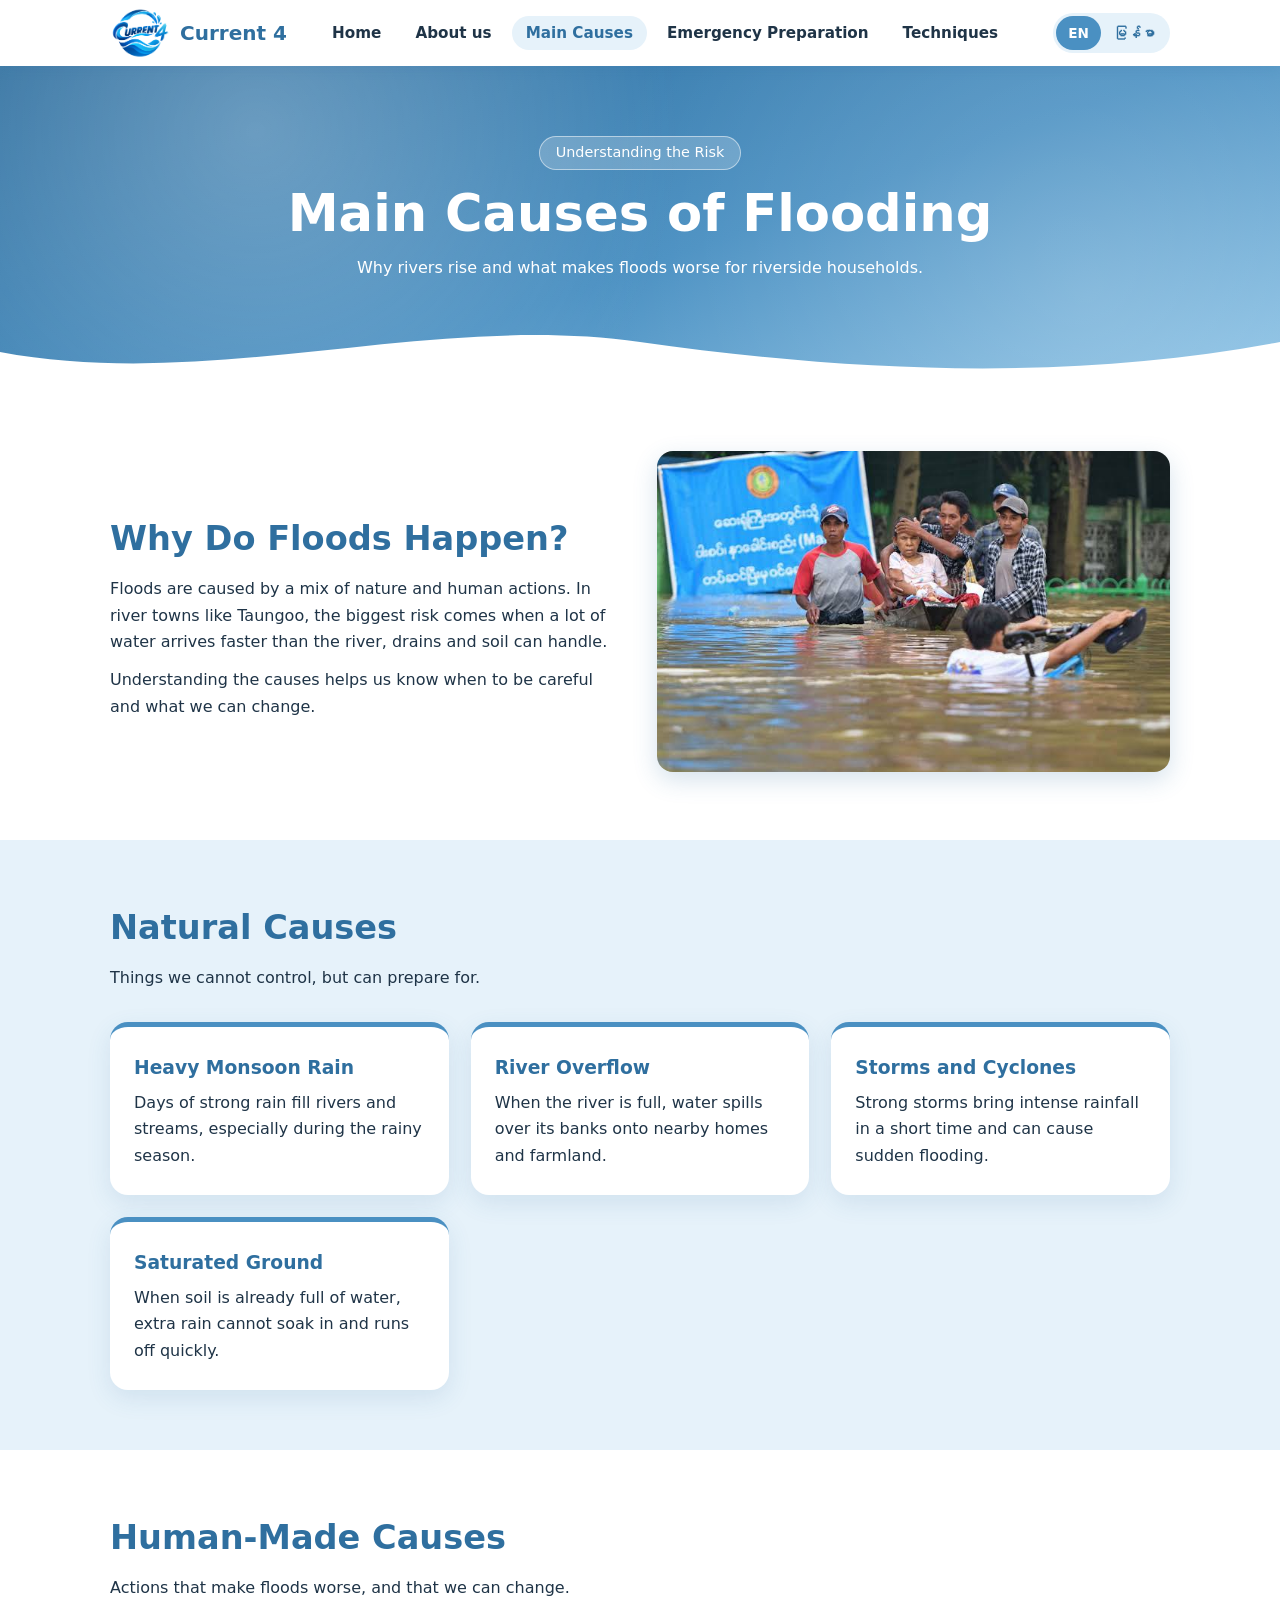
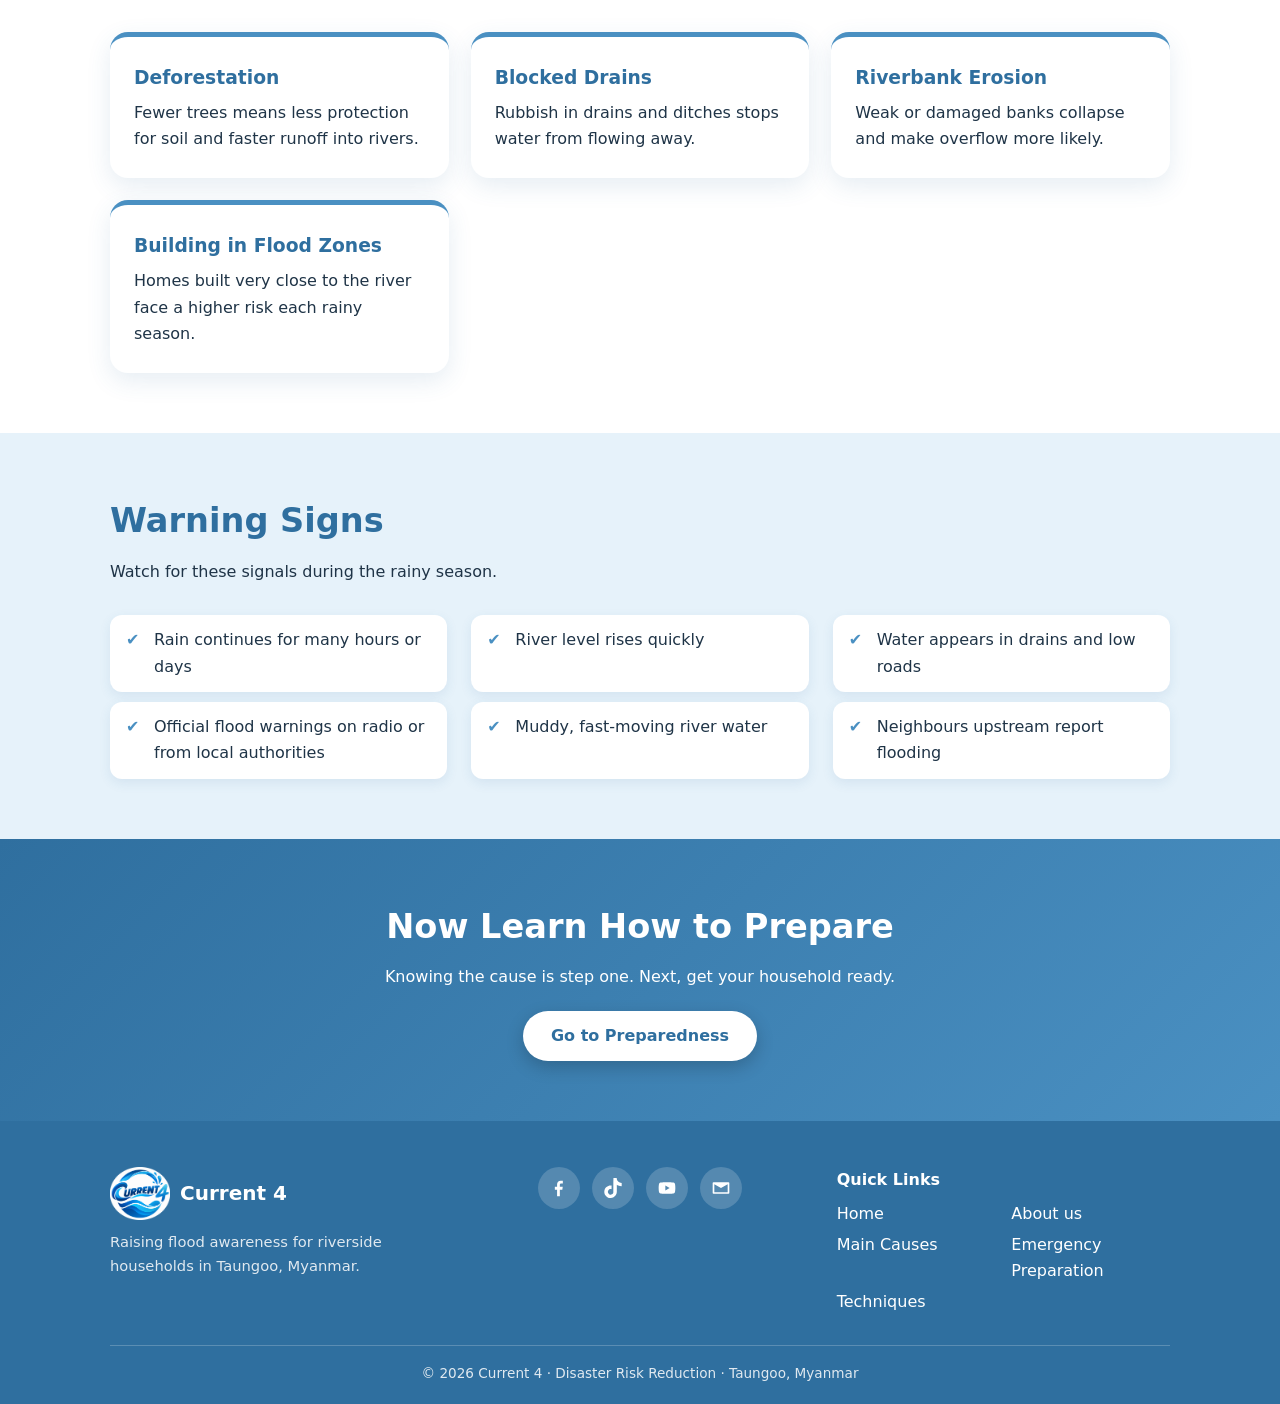
<file: causes.html>
<!DOCTYPE html>
<html lang="en">

<head>
    <meta charset="utf-8">
    <meta name="viewport" content="width=device-width, initial-scale=1">
    <title>Main Causes – Current 4</title>
    <link rel="stylesheet" href="style.css">

    <link rel="icon" type="image/x-icon" href="Current 4 logo with bg  copy.png">
    <link rel="preconnect" href="https://fonts.googleapis.com">
    <link href="https://fonts.googleapis.com/css2?family=Noto+Sans+Myanmar:wght@400;600;700&amp;display=swap"
        rel="stylesheet">
</head>

<body>
    <header>
        <div class="wrap">
            <nav><a class="brand" href="index.html">
                <img src="Current 4 logo.png" alt="" width="100%" class="curr-logo">
                 Current 4</a><button id="burger" aria-label="Menu">&#9776;</button>
                <ul class="links" id="links">
                    <li><a href="index.html"><span data-en="Home" data-my="ပင်မစာမျက်နှာ">Home</span></a></li>
                    <li><a href="about.html"><span data-en="About us" data-my="ကျွန်ုပ်တို့အကြောင်း">About us</span></a>
                    </li>
                    <li><a class="on" href="causes.html"><span data-en="Main Causes" data-my="အဓိကအကြောင်းရင်းများ">Main
                                Causes</span></a></li>
                    <li><a href="preparedness.html"><span data-en="Emergency Preparation"
                                data-my="ကြိုတင်ပြင်ဆင်မှု">Emergency Preparation</span></a></li>
                    <li><a href="techniques.html"><span data-en="Techniques"
                                data-my="နည်းလမ်းများ">Techniques</span></a></li>
                </ul>
                <div class="langsw" role="group" aria-label="Language"><button data-l="en">EN</button><button
                        data-l="my">မြန်မာ</button></div>
            </nav>
        </div>
    </header>
    <div class="page-hero">
        <div class="in"><span class="tag"><span data-en="Understanding the Risk"
                    data-my="အန္တရာယ်ကို နားလည်ခြင်း">Understanding the Risk</span></span>
            <h1><span data-en="Main Causes of Flooding" data-my="ရေကြီးခြင်း၏ အဓိကအကြောင်းရင်းများ">Main Causes of
                    Flooding</span></h1>
            <p><span data-en="Why rivers rise and what makes floods worse for riverside households."
                    data-my="မြစ်ရေ အဘယ်ကြောင့်တက်သည်နှင့် မြစ်ကမ်းနံဘေးနေ အိမ်ထောင်စုများအတွက် ရေကြီးမှု ပိုဆိုးစေသည့်အချက်များ။">Why
                    rivers rise and what makes floods worse for riverside households.</span></p>
        </div><svg viewBox="0 0 1440 80" preserveAspectRatio="none">
            <path fill="#fff" d="M0 40C240 80 480 0 720 30s480 40 720 0v50H0z" />
        </svg>
    </div>
    <section>
        <div class="wrap two">
            <div>
                <h2><span data-en="Why Do Floods Happen?" data-my="ရေကြီးမှု အဘယ်ကြောင့်ဖြစ်သနည်း?">Why Do Floods
                        Happen?</span></h2>
                <p><span data-en="Floods are caused by a mix of nature and human actions. In river towns like Taungoo, the biggest risk comes when a lot of water arrives faster than the river, drains and soil can handle."
                        data-my="ရေကြီးခြင်းသည် သဘာဝနှင့် လူ့လုပ်ရပ်များ ပေါင်းစပ်၍ ဖြစ်သည်။ တောင်ငူကဲ့သို့ မြစ်ကမ်းမြို့များတွင် မြစ်၊ မြောင်းနှင့် မြေကြီးတို့ ခံနိုင်ရည်ထက် ရေများ မြန်မြန်ရောက်လာသောအခါ အန္တရာယ်အကြီးဆုံးဖြစ်သည်။">Floods
                        are caused by a mix of nature and human actions. In river towns like Taungoo, the biggest risk
                        comes when a lot of water arrives faster than the river, drains and soil can handle.</span></p>
                <p><span data-en="Understanding the causes helps us know when to be careful and what we can change."
                        data-my="အကြောင်းရင်းများကို နားလည်ခြင်းက မည်သည့်အချိန်တွင် ဂရုစိုက်ရမည်နှင့် မည်သည်ကို ပြောင်းလဲနိုင်သည်ကို သိစေသည်။">Understanding
                        the causes helps us know when to be careful and what we can change.</span></p>
            </div>
            <div><img class="photo" src="Flood.jpeg" alt="River flooding" onerror="this.style.display='none'">
            </div>
        </div>
    </section>
    <section class="alt">
        <div class="wrap">
            <h2><span data-en="Natural Causes" data-my="သဘာဝအကြောင်းရင်းများ">Natural Causes</span></h2>
            <p class="sub"><span data-en="Things we cannot control, but can prepare for."
                    data-my="ထိန်းချုပ်၍မရသော်လည်း ကြိုတင်ပြင်ဆင်နိုင်သည့် အရာများ။">Things we cannot control, but can
                    prepare for.</span></p>
            <div class="grid">
                <div class="card">
                    <h3><span data-en="Heavy Monsoon Rain" data-my="မုတ်သုံမိုး သည်းထန်စွာရွာခြင်း">Heavy Monsoon
                            Rain</span></h3>
                    <p><span data-en="Days of strong rain fill rivers and streams, especially during the rainy season."
                            data-my="ရက်ပေါင်းများစွာ မိုးအားကြီးစွာရွာခြင်းက မြစ်နှင့် ချောင်းများကို ပြည့်စေသည်၊ အထူးသဖြင့် မိုးရာသီတွင်ဖြစ်သည်။">Days
                            of strong rain fill rivers and streams, especially during the rainy season.</span></p>
                </div>
                <div class="card">
                    <h3><span data-en="River Overflow" data-my="မြစ်ပြည့်လျှံခြင်း">River Overflow</span></h3>
                    <p><span data-en="When the river is full, water spills over its banks onto nearby homes and farmland."
                            data-my="မြစ်ပြည့်သောအခါ ရေသည် ကမ်းပေါ်သို့ လျှံတက်ပြီး အနီးရှိ အိမ်များနှင့် လယ်ယာမြေများသို့ ရောက်သည်။">When
                            the river is full, water spills over its banks onto nearby homes and farmland.</span></p>
                </div>
                <div class="card">
                    <h3><span data-en="Storms and Cyclones" data-my="မုန်တိုင်းနှင့် ဆိုင်ကလုန်း">Storms and
                            Cyclones</span></h3>
                    <p><span data-en="Strong storms bring intense rainfall in a short time and can cause sudden flooding."
                            data-my="အားကြီးသော မုန်တိုင်းများက တိုတောင်းသောအချိန်အတွင်း မိုးသည်းထန်စွာ ရွာစေပြီး ရုတ်တရက် ရေကြီးစေနိုင်သည်။">Strong
                            storms bring intense rainfall in a short time and can cause sudden flooding.</span></p>
                </div>
                <div class="card">
                    <h3><span data-en="Saturated Ground" data-my="ရေဝင်ပြည့်နေသော မြေကြီး">Saturated Ground</span></h3>
                    <p><span data-en="When soil is already full of water, extra rain cannot soak in and runs off quickly."
                            data-my="မြေကြီးတွင် ရေပြည့်နေပြီးဖြစ်ပါက မိုးရေထပ်ဝင်၍ မစိမ့်နိုင်ဘဲ လျင်မြန်စွာ စီးဆင်းသွားသည်။">When
                            soil is already full of water, extra rain cannot soak in and runs off quickly.</span></p>
                </div>
            </div>
        </div>
    </section>
    <section>
        <div class="wrap">
            <h2><span data-en="Human-Made Causes" data-my="လူ့လုပ်ရပ်ကြောင့်ဖြစ်သော အကြောင်းရင်းများ">Human-Made
                    Causes</span></h2>
            <p class="sub"><span data-en="Actions that make floods worse, and that we can change."
                    data-my="ရေကြီးမှုကို ပိုဆိုးစေသော်လည်း ကျွန်ုပ်တို့ ပြောင်းလဲနိုင်သည့် လုပ်ရပ်များ။">Actions that
                    make floods worse, and that we can change.</span></p>
            <div class="grid">
                <div class="card">
                    <h3><span data-en="Deforestation" data-my="သစ်တောပြုန်းတီးခြင်း">Deforestation</span></h3>
                    <p><span data-en="Fewer trees means less protection for soil and faster runoff into rivers."
                            data-my="သစ်ပင်နည်းလာခြင်းက မြေကြီးကာကွယ်မှုလျော့ကာ မြစ်ထဲသို့ ရေစီးကြောင်း မြန်စေသည်။">Fewer
                            trees means less protection for soil and faster runoff into rivers.</span></p>
                </div>
                <div class="card">
                    <h3><span data-en="Blocked Drains" data-my="ပိတ်ဆို့နေသော မြောင်းများ">Blocked Drains</span></h3>
                    <p><span data-en="Rubbish in drains and ditches stops water from flowing away."
                            data-my="မြောင်းနှင့် ချောင်းများထဲရှိ အမှိုက်များက ရေစီးဆင်းမှုကို တားဆီးသည်။">Rubbish in
                            drains and ditches stops water from flowing away.</span></p>
                </div>
                <div class="card">
                    <h3><span data-en="Riverbank Erosion" data-my="မြစ်ကမ်းပါး ပြိုကျခြင်း">Riverbank Erosion</span>
                    </h3>
                    <p><span data-en="Weak or damaged banks collapse and make overflow more likely."
                            data-my="အားနည်းသော သို့မဟုတ် ပျက်စီးနေသော ကမ်းပါးများ ပြိုကျပြီး မြစ်ရေလျှံမှု ပိုများစေသည်။">Weak
                            or damaged banks collapse and make overflow more likely.</span></p>
                </div>
                <div class="card">
                    <h3><span data-en="Building in Flood Zones" data-my="ရေကြီးဇုန်တွင် အိမ်ဆောက်ခြင်း">Building in
                            Flood Zones</span></h3>
                    <p><span data-en="Homes built very close to the river face a higher risk each rainy season."
                            data-my="မြစ်နှင့် အလွန်နီးကပ်စွာ ဆောက်ထားသော အိမ်များသည် မိုးရာသီတိုင်း အန္တရာယ်ပိုများသည်။">Homes
                            built very close to the river face a higher risk each rainy season.</span></p>
                </div>
            </div>
        </div>
    </section>
    <section class="alt">
        <div class="wrap">
            <h2><span data-en="Warning Signs" data-my="သတိပေးလက္ခဏာများ">Warning Signs</span></h2>
            <p class="sub"><span data-en="Watch for these signals during the rainy season."
                    data-my="မိုးရာသီတွင် ဤလက္ခဏာများကို သတိထားကြည့်ပါ။">Watch for these signals during the rainy
                    season.</span></p>
            <ul class="checks ">
                <li><span data-en="Rain continues for many hours or days"
                        data-my="မိုးများ နာရီပေါင်းများစွာ သို့မဟုတ် ရက်ပေါင်းများစွာ ဆက်တိုက်ရွာခြင်း">Rain continues
                        for many hours or days</span></li>
                <li><span data-en="River level rises quickly" data-my="မြစ်ရေမြင့် လျင်မြန်စွာ တက်လာခြင်း">River level
                        rises quickly</span></li>
                <li><span data-en="Water appears in drains and low roads"
                        data-my="မြောင်းများနှင့် နိမ့်သောလမ်းများပေါ် ရေများ ပေါ်လာခြင်း">Water appears in drains and
                        low roads</span></li>
                <li><span data-en="Official flood warnings on radio or from local authorities"
                        data-my="ရေဒီယိုတွင် သို့မဟုတ် ဒေသအာဏာပိုင်များထံမှ ရေကြီးသတိပေးချက် ကြေညာခြင်း">Official flood
                        warnings on radio or from local authorities</span></li>
                <li><span data-en="Muddy, fast-moving river water" data-my="ရွှံ့ရောပြီး မြန်ဆန်စွာစီးသော မြစ်ရေ">Muddy,
                        fast-moving river water</span></li>
                <li><span data-en="Neighbours upstream report flooding"
                        data-my="အထက်ပိုင်းရှိ အိမ်နီးချင်းများက ရေကြီးကြောင်း သတင်းပို့ခြင်း">Neighbours upstream
                        report flooding</span></li>
            </ul>
        </div>
    </section>
    <section class="cta">
        <div class="wrap">
            <h2><span data-en="Now Learn How to Prepare" data-my="ယခု ပြင်ဆင်ပုံကို လေ့လာပါ">Now Learn How to
                    Prepare</span></h2>
            <p style="margin-bottom:20px"><span data-en="Knowing the cause is step one. Next, get your household ready."
                    data-my="အကြောင်းရင်းကို သိခြင်းသည် ပထမအဆင့်ဖြစ်သည်။ နောက်တစ်ဆင့်မှာ သင့်အိမ်ထောင်စုကို အဆင်သင့်ပြင်ဆင်ခြင်းဖြစ်သည်။">Knowing
                    the cause is step one. Next, get your household ready.</span></p><a class="btn"
                href="preparedness.html"><span data-en="Go to Preparedness" data-my="ကြိုတင်ပြင်ဆင်မှုသို့ သွားရန်">Go
                    to Preparedness</span></a>
        </div>
    </section>
    <footer>
        <div class="wrap">
            <div class="fgrid">
                <div><a class="brand" href="index.html">
                    <img src="Current 4 with bg.png" alt="" width="100%" class="curr-logo">
                         Current 4</a>
                    <p><span data-en="Raising flood awareness for riverside households in Taungoo, Myanmar."
                            data-my="မြန်မာနိုင်ငံ၊ တောင်ငူမြို့ မြစ်ကမ်းနံဘေးနေ အိမ်ထောင်စုများအတွက် ရေကြီးမှုဆိုင်ရာ အသိပညာ မြှင့်တင်ခြင်း။">Raising
                            flood awareness for riverside households in Taungoo, Myanmar.</span></p>
                </div>
                <div class="social">
                    <a href="https://www.facebook.com/share/1AA3Ri9s5u/?mibextid=wwXIfr" aria-label="Facebook"><svg viewBox="0 0 24 24">
                            <path
                                d="M13 22v-8h3l.5-3.5H13V8.3c0-1 .3-1.8 1.8-1.8H16.6V3.4C16.3 3.4 15.2 3.3 14 3.3c-2.6 0-4.3 1.600-4.3 4.500v2.700H7V14h2.700v8z" />
                        </svg></a>
                    <a href="https://www.tiktok.com/@current.434?is_from_webapp=1&sender_device=pc" aria-label="Tiktok"><svg viewBox="0 0 24 24">
                            <path
                                d="M12.525.02c1.31-.02 2.61-.01 3.91-.02.08 1.53.63 3.09 1.75 4.17 1.12 1.11 2.7 1.62 4.24 1.79v4.03c-1.44-.05-2.89-.35-4.2-.97-.57-.26-1.1-.59-1.62-.93-.01 2.92.01 5.84-.02 8.75-.08 1.4-.54 2.79-1.35 3.94-1.31 1.92-3.58 3.17-5.91 3.21-1.43.08-2.86-.31-4.08-1.03-2.02-1.19-3.44-3.37-3.65-5.71-.02-.5-.03-1-.01-1.49.18-1.9 1.12-3.72 2.58-4.96 1.66-1.44 3.98-2.13 6.15-1.72.02 1.48-.04 2.96-.04 4.44-.99-.32-2.15-.23-3.02.37-.82.56-1.36 1.5-1.41 2.49-.1 1.38.65 2.72 1.87 3.32.95.49 2.11.45 3.03-.07.96-.52 1.58-1.54 1.64-2.63.02-3.79.01-7.58.01-11.37z"/>
                        </svg></a>
                    <a href="https://youtube.com/@currentfour?si=FtkJ6qoQiKNhgwS5" aria-label="YouTube"><svg viewBox="0 0 24 24">
                            <path
                                d="M21.600 7.200a2.500 2.500 0 00-1.800-1.800C18.200 5 12 5 12 5s-6.200 0-7.800.4A2.500 2.500 0 002.400 7.200C2 8.800 2 12 2 12s0 3.200.4 4.800a2.500 2.500 0 001.800 1.800C5.800 19 12 19 12 19s6.200 0 7.800-.4a2.500 2.500 0 001.800-1.800C22 15.200 22 12 22 12s0-3.200-.4-4.800zM10 15V9l5.200 3z" />
                        </svg></a>
                    <a href="current4project@gmail.com" aria-label="Email"><svg viewBox="0 0 24 24">
                            <path
                                d="M3 5h18a1 1 0 011 1v12a1 1 0 01-1 1H3a1 1 0 01-1-1V6a1 1 0 011-1zm9 7L4 7.500V17h16V7.500z" />
                        </svg></a>
                </div>
                <div class="quick">
                    <h4><span data-en="Quick Links" data-my="အမြန်လင့်ခ်များ">Quick Links</span></h4>
                    <ul>
                        <li><a href="index.html"><span data-en="Home" data-my="ပင်မစာမျက်နှာ">Home</span></a></li>
                        <li><a href="about.html"><span data-en="About us" data-my="ကျွန်ုပ်တို့အကြောင်း">About
                                    us</span></a></li>
                        <li><a href="causes.html"><span data-en="Main Causes" data-my="အဓိကအကြောင်းရင်းများ">Main
                                    Causes</span></a></li>
                        <li><a href="preparedness.html"><span data-en="Emergency Preparation"
                                    data-my="ကြိုတင်ပြင်ဆင်မှု">Emergency Preparation</span></a></li>
                        <li><a href="techniques.html"><span data-en="Techniques"
                                    data-my="နည်းလမ်းများ">Techniques</span></a></li>
                    </ul>
                </div>
            </div>
            <div class="copy"><span data-en="© 2026 Current 4 · Disaster Risk Reduction · Taungoo, Myanmar"
                    data-my="© ၂၀၂၆ Current 4 · ဘေးအန္တရာယ်လျှော့ချရေး  · တောင်ငူမြို့၊ မြန်မာနိုင်ငံ">&copy; 2026
                    Current 4 &middot; Disaster Risk Reduction &middot; Taungoo, Myanmar</span></div>
        </div>
    </footer>
    <script src="script.js"></script>
</body>

</html>
</file>
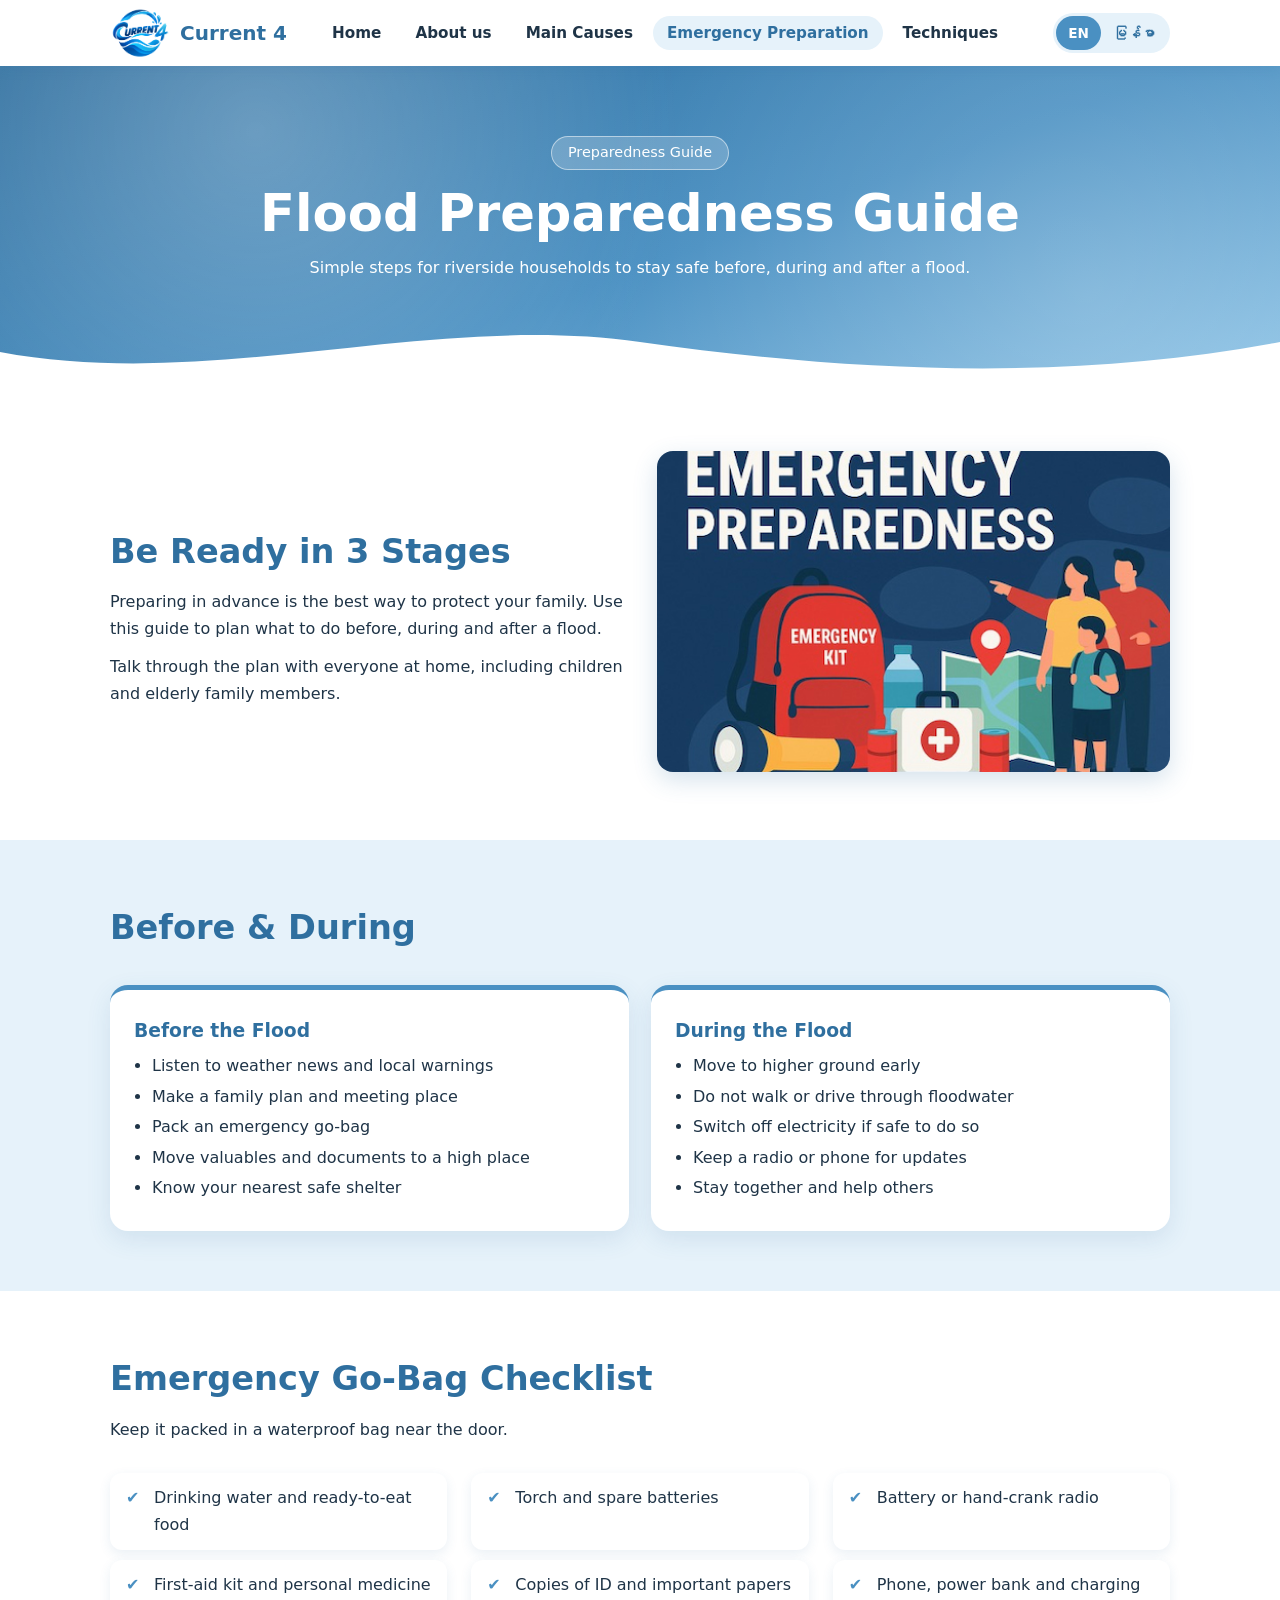
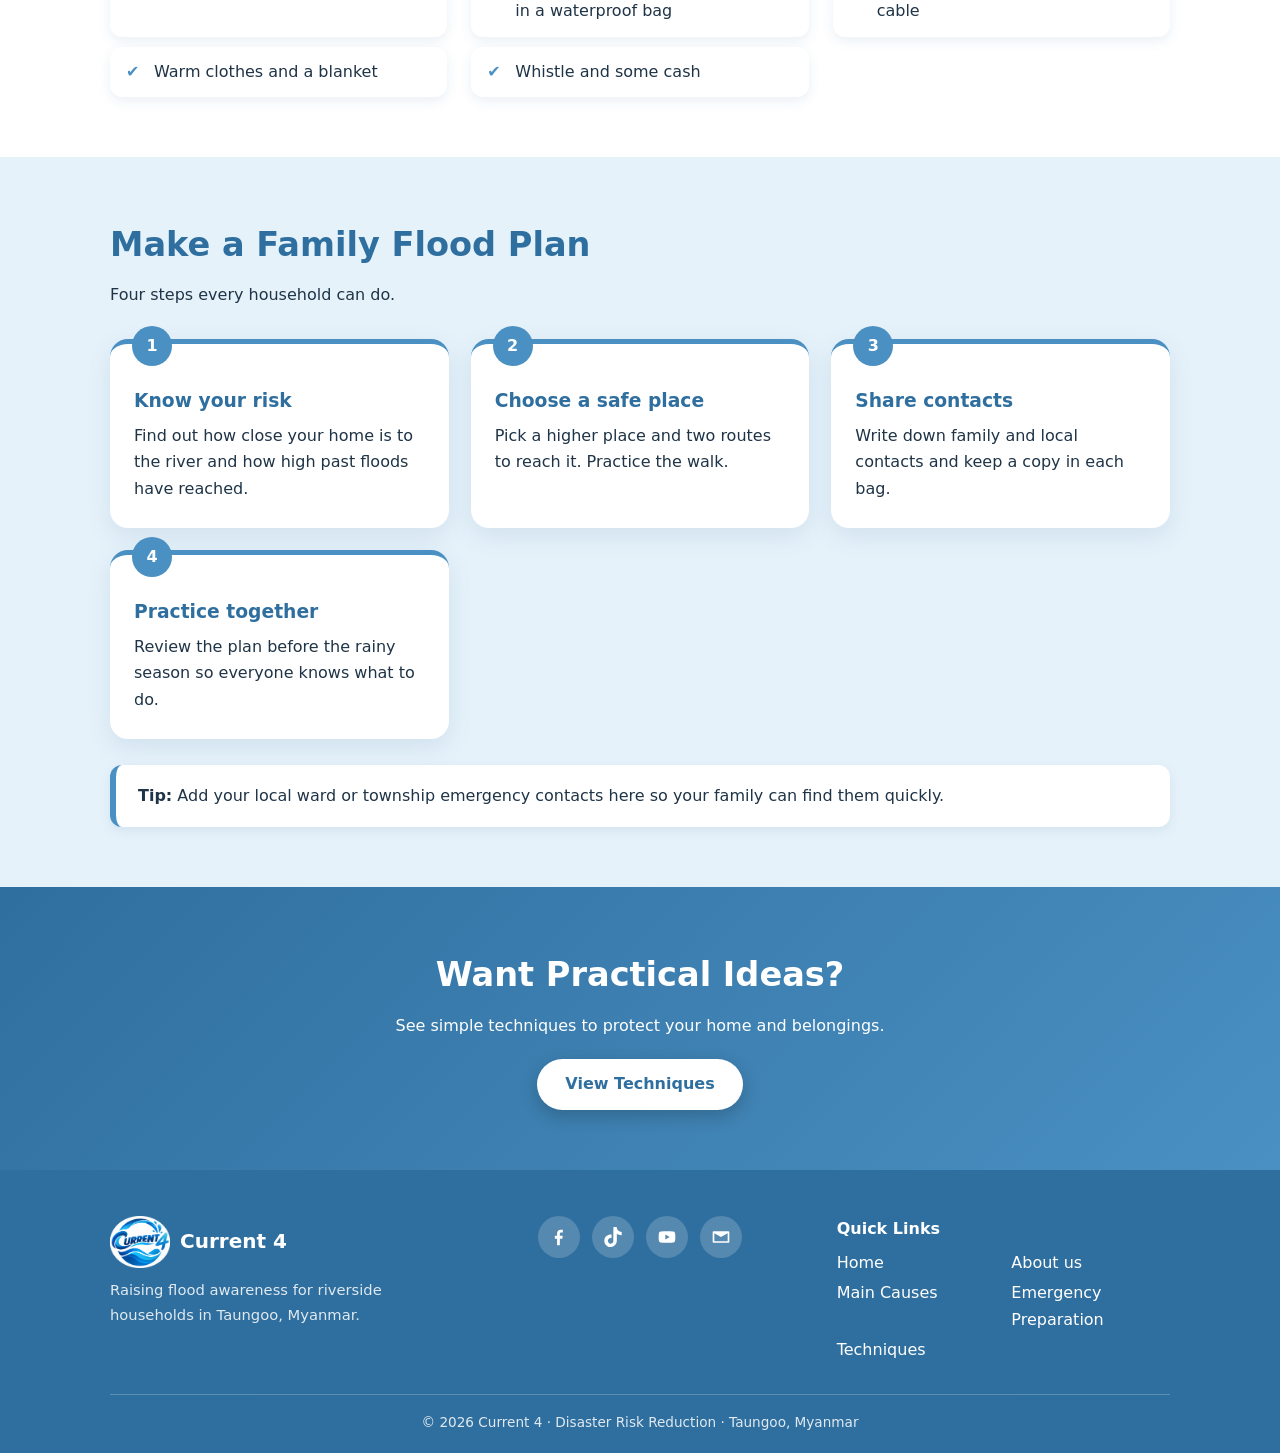
<file: preparedness.html>
<!DOCTYPE html>
<html lang="en">

<head>
    <meta charset="utf-8">
    <meta name="viewport" content="width=device-width, initial-scale=1">
    <title>Emergency Preparation | Current 4</title>
    <link rel="stylesheet" href="style.css">
    <link rel="preconnect" href="https://fonts.googleapis.com">
    <link rel="icon" type="image/x-icon" href="Current 4 logo with bg  copy.png">
    <link href="https://fonts.googleapis.com/css2?family=Noto+Sans+Myanmar:wght@400;600;700&amp;display=swap"
        rel="stylesheet">
</head>

<body>
    <header>
        <div class="wrap">
            <nav><a class="brand" href="index.html">
                <img src="Current 4 logo.png" alt="" width="100%" class="curr-logo">
                    </svg> Current 4</a><button id="burger" aria-label="Menu">&#9776;</button>
                <ul class="links" id="links">
                    <li><a href="index.html"><span data-en="Home" data-my="ပင်မစာမျက်နှာ">Home</span></a></li>
                    <li><a href="about.html"><span data-en="About us" data-my="ကျွန်ုပ်တို့အကြောင်း">About us</span></a>
                    </li>
                    <li><a href="causes.html"><span data-en="Main Causes" data-my="အဓိကအကြောင်းရင်းများ">Main
                                Causes</span></a></li>
                    <li><a class="on" href="preparedness.html"><span data-en="Emergency Preparation"
                                data-my="ကြိုတင်ပြင်ဆင်မှု">Emergency Preparation</span></a></li>
                    <li><a href="techniques.html"><span data-en="Techniques"
                                data-my="နည်းလမ်းများ">Techniques</span></a></li>
                </ul>
                <div class="langsw" role="group" aria-label="Language"><button data-l="en">EN</button><button
                        data-l="my">မြန်မာ</button></div>
            </nav>
        </div>
    </header>
    <div class="page-hero">
        <div class="in"><span class="tag"><span data-en="Preparedness Guide"
                    data-my="ကြိုတင်ပြင်ဆင်ရေး လမ်းညွှန်">Preparedness Guide</span></span>
            <h1><span data-en="Flood Preparedness Guide" data-my="ရေကြီးမှု ကြိုတင်ပြင်ဆင်ရေး လမ်းညွှန်">Flood
                    Preparedness Guide</span></h1>
            <p><span data-en="Simple steps for riverside households to stay safe before, during and after a flood."
                    data-my="မြစ်ကမ်းနံဘေးနေ အိမ်ထောင်စုများ ရေကြီးမီ၊ ရေကြီးစဉ်၊ ရေကြီးပြီးနောက် ဘေးကင်းစေရန် ရိုးရှင်းသော အဆင့်များ။">Simple
                    steps for riverside households to stay safe before, during and after a flood.</span></p>
        </div><svg viewBox="0 0 1440 80" preserveAspectRatio="none">
            <path fill="#fff" d="M0 40C240 80 480 0 720 30s480 40 720 0v50H0z" />
        </svg>
    </div>
    <section>
        <div class="wrap two">
            <div>
                <h2><span data-en="Be Ready in 3 Stages" data-my="အဆင့် ၃ ဆင့်ဖြင့် အဆင်သင့်ဖြစ်ပါ">Be Ready in 3
                        Stages</span></h2>
                <p><span data-en="Preparing in advance is the best way to protect your family. Use this guide to plan what to do before, during and after a flood."
                        data-my="ကြိုတင်ပြင်ဆင်ခြင်းသည် သင့်မိသားစုကို ကာကွယ်ရန် အကောင်းဆုံးနည်းလမ်းဖြစ်သည်။ ရေမကြီးမီ၊ ရေကြီးစဉ်နှင့် ရေကြီးပြီးနောက် ဘာလုပ်ရမည်ကို ဤလမ်းညွှန်ဖြင့် စီစဉ်ပါ။">Preparing
                        in advance is the best way to protect your family. Use this guide to plan what to do before,
                        during and after a flood.</span></p>
                <p><span data-en="Talk through the plan with everyone at home, including children and elderly family members."
                        data-my="စီမံချက်ကို ကလေးများနှင့် သက်ကြီးရွယ်အိုများအပါအဝင် အိမ်သားအားလုံးနှင့် ဆွေးနွေးပါ။">Talk
                        through the plan with everyone at home, including children and elderly family members.</span>
                </p>
            </div>
            <div><img class="photo" src="Preparedness 3.jpg" alt="Family preparing for a flood"
                    onerror="this.style.display='none'">
            </div>
        </div>
    </section>
    <section class="alt">
        <div class="wrap">
            <h2><span data-en="Before & During " data-my="ရေမကြီးမီ နှင့် ကြီးစဉ် ">Before & During
                    </span></h2>
            <p class="sub"></p>
            <div class="grid">
                <div class="card">
                    <h3><span data-en="Before the Flood" data-my="ရေမကြီးမီ">Before the Flood</span></h3>
                    <ul>
                        <li><span data-en="Listen to weather news and local warnings"
                                data-my="မိုးလေဝသသတင်းနှင့် ဒေသဆိုင်ရာ သတိပေးချက်များကို နားထောင်ပါ">Listen to weather
                                news and local warnings</span></li>
                        <li><span data-en="Make a family plan and meeting place"
                                data-my="မိသားစုစီမံချက်နှင့် ဆုံစည်းရာနေရာ သတ်မှတ်ပါ">Make a family plan and meeting
                                place</span></li>
                        <li><span data-en="Pack an emergency go-bag" data-my="အရေးပေါ်အိတ် ထုပ်ပိုးထားပါ">Pack an
                                emergency go-bag</span></li>
                        <li><span data-en="Move valuables and documents to a high place"
                                data-my="တန်ဖိုးရှိပစ္စည်းနှင့် စာရွက်စာတမ်းများကို မြင့်သောနေရာသို့ ရွှေ့ပါ">Move
                                valuables and documents to a high place</span></li>
                        <li><span data-en="Know your nearest safe shelter"
                                data-my="အနီးဆုံး ဘေးကင်းသော ခိုလှုံရာကို သိထားပါ">Know your nearest safe shelter</span>
                        </li>
                    </ul>
                </div>
                <div class="card">
                    <h3><span data-en="During the Flood" data-my="ရေကြီးနေစဉ်">During the Flood</span></h3>
                    <ul>
                        <li><span data-en="Move to higher ground early" data-my="မြေမြင့်သို့ စောစီးစွာ ရွှေ့ပါ">Move to
                                higher ground early</span></li>
                        <li><span data-en="Do not walk or drive through floodwater"
                                data-my="ရေကြီးရေထဲ လမ်းမလျှောက်ပါနှင့်၊ ယာဉ်မမောင်းပါနှင့်">Do not walk or drive
                                through floodwater</span></li>
                        <li><span data-en="Switch off electricity if safe to do so"
                                data-my="ဘေးကင်းပါက လျှပ်စစ်မီးကို ပိတ်ပါ">Switch off electricity if safe to do
                                so</span></li>
                        <li><span data-en="Keep a radio or phone for updates"
                                data-my="သတင်းအသစ်ကြားနိုင်ရန် ရေဒီယို သို့မဟုတ် ဖုန်း ထားပါ">Keep a radio or phone for
                                updates</span></li>
                        <li><span data-en="Stay together and help others"
                                data-my="အတူတကွနေပြီး အခြားသူများကို ကူညီပါ">Stay together and help others</span></li>
                    </ul>
                </div>
        
            </div>
        </div>
    </section>
    <section>
        <div class="wrap">
            <h2><span data-en="Emergency Go-Bag Checklist" data-my="အရေးပေါ်အိတ် စစ်ဆေးစာရင်း">Emergency Go-Bag
                    Checklist</span></h2>
            <p class="sub"><span data-en="Keep it packed in a waterproof bag near the door."
                    data-my="ရေစိုခံအိတ်ထဲ ထည့်ပြီး တံခါးအနီးတွင် ထားပါ။">Keep it packed in a waterproof bag near the
                    door.</span></p>
            <ul class="checks ">
                <li><span data-en="Drinking water and ready-to-eat food"
                        data-my="သောက်ရေနှင့် ချက်ပြုတ်စရာမလိုသော အစားအစာ">Drinking water and ready-to-eat food</span>
                </li>
                <li><span data-en="Torch and spare batteries" data-my="ဓာတ်မီးနှင့် အပိုဓာတ်ခဲများ">Torch and spare
                        batteries</span></li>
                <li><span data-en="Battery or hand-crank radio"
                        data-my="ဓာတ်ခဲသုံး သို့မဟုတ် လက်ဖြင့်လှည့်သော ရေဒီယို">Battery or hand-crank radio</span></li>
                <li><span data-en="First-aid kit and personal medicine"
                        data-my="ပထမအကူအညီပေးသေတ္တာနှင့် ကိုယ်ပိုင်ဆေးဝါးများ">First-aid kit and personal
                        medicine</span></li>
                <li><span data-en="Copies of ID and important papers in a waterproof bag"
                        data-my="မှတ်ပုံတင်မိတ္တူနှင့် အရေးကြီးစာရွက်များကို ရေစိုခံအိတ်ထဲထည့်ပါ">Copies of ID and
                        important papers in a waterproof bag</span></li>
                <li><span data-en="Phone, power bank and charging cable"
                        data-my="ဖုန်း၊ ပါဝါဘန့်နှင့် အားသွင်းကြိုး">Phone, power bank and charging cable</span></li>
                <li><span data-en="Warm clothes and a blanket" data-my="နွေးသောအဝတ်အစားနှင့် စောင်">Warm clothes and a
                        blanket</span></li>
                <li><span data-en="Whistle and some cash" data-my="လက်ပိုက်ခရာနှင့် ငွေသားအနည်းငယ်">Whistle and some
                        cash</span></li>
            </ul>
        </div>
    </section>
    <section class="alt">
        <div class="wrap">
            <h2><span data-en="Make a Family Flood Plan" data-my="မိသားစု ရေကြီးစီမံချက် ရေးဆွဲပါ">Make a Family Flood
                    Plan</span></h2>
            <p class="sub"><span data-en="Four steps every household can do."
                    data-my="အိမ်ထောင်စုတိုင်း လုပ်နိုင်သော အဆင့် ၄ ဆင့်။">Four steps every household can do.</span></p>
            <div class="grid steps">
                <div class="card">
                    <h3><span data-en="Know your risk" data-my="သင့်အန္တရာယ်ကို သိပါ">Know your risk</span></h3>
                    <p><span data-en="Find out how close your home is to the river and how high past floods have reached."
                            data-my="သင့်အိမ်သည် မြစ်နှင့် မည်မျှနီးသည်နှင့် ယခင်ရေကြီးမှုများ မည်မျှမြင့်ခဲ့သည်ကို စုံစမ်းပါ။">Find
                            out how close your home is to the river and how high past floods have reached.</span></p>
                </div>
                <div class="card">
                    <h3><span data-en="Choose a safe place" data-my="ဘေးကင်းသောနေရာ ရွေးပါ">Choose a safe place</span>
                    </h3>
                    <p><span data-en="Pick a higher place and two routes to reach it. Practice the walk."
                            data-my="မြင့်သောနေရာတစ်ခုနှင့် သွားရောက်ရန်လမ်းကြောင်း နှစ်ခု ရွေးပါ။ လမ်းလျှောက်ကျင့်ပါ။">Pick
                            a higher place and two routes to reach it. Practice the walk.</span></p>
                </div>
                <div class="card">
                    <h3><span data-en="Share contacts" data-my="ဆက်သွယ်ရန်အချက်အလက် မျှဝေပါ">Share contacts</span></h3>
                    <p><span data-en="Write down family and local contacts and keep a copy in each bag."
                            data-my="မိသားစုနှင့် ဒေသဆိုင်ရာ ဆက်သွယ်ရန်များကို ရေးမှတ်ပြီး အိတ်တိုင်းတွင် မိတ္တူထားပါ။">Write
                            down family and local contacts and keep a copy in each bag.</span></p>
                </div>
                <div class="card">
                    <h3><span data-en="Practice together" data-my="အတူ လေ့ကျင့်ပါ">Practice together</span></h3>
                    <p><span data-en="Review the plan before the rainy season so everyone knows what to do."
                            data-my="မိုးရာသီမတိုင်မီ စီမံချက်ကို ပြန်လည်သုံးသပ်ပြီး လူတိုင်း ဘာလုပ်ရမည်ကို သိစေပါ။">Review
                            the plan before the rainy season so everyone knows what to do.</span></p>
                </div>
            </div>
            <div class="tip"><b><span data-en="Tip:" data-my="အကြံပြုချက်:">Tip:</span></b> <span
                    data-en="Add your local ward or township emergency contacts here so your family can find them quickly."
                    data-my="သင့်ရပ်ကွက် သို့မဟုတ် မြို့နယ် အရေးပေါ်ဆက်သွယ်ရန်များကို ဤနေရာတွင် ထည့်ပါ။">Add your local
                    ward or township emergency contacts here so your family can find them quickly.</span></div>
        </div>
    </section>
    <section class="cta">
        <div class="wrap">
            <h2><span data-en="Want Practical Ideas?" data-my="လက်တွေ့အကြံဉာဏ်များ လိုချင်ပါသလား?">Want Practical
                    Ideas?</span></h2>
            <p style="margin-bottom:20px"><span data-en="See simple techniques to protect your home and belongings."
                    data-my="သင့်အိမ်နှင့် ပစ္စည်းများကို ကာကွယ်ရန် ရိုးရှင်းသော နည်းလမ်းများကို ကြည့်ပါ။">See simple
                    techniques to protect your home and belongings.</span></p><a class="btn"
                href="techniques.html"><span data-en="View Techniques" data-my="နည်းလမ်းများ ကြည့်ရန်">View
                    Techniques</span></a>
        </div>
    </section>
    <footer>
        <div class="wrap">
            <div class="fgrid">
                <div><a class="brand" href="index.html">
                        <img src="Current 4 with bg.png" alt="" width="100%" class="curr-logo">
                        </svg> Current 4</a>
                    <p><span data-en="Raising flood awareness for riverside households in Taungoo, Myanmar."
                            data-my="မြန်မာနိုင်ငံ၊ တောင်ငူမြို့ မြစ်ကမ်းနံဘေးနေ အိမ်ထောင်စုများအတွက် ရေကြီးမှုဆိုင်ရာ အသိပညာ မြှင့်တင်ခြင်း။">Raising
                            flood awareness for riverside households in Taungoo, Myanmar.</span></p>
                </div>
                <div class="social">
                    <a href="https://www.facebook.com/share/1AA3Ri9s5u/?mibextid=wwXIfr" aria-label="Facebook"><svg viewBox="0 0 24 24">
                            <path
                                d="M13 22v-8h3l.5-3.5H13V8.3c0-1 .3-1.8 1.8-1.8H16.6V3.4C16.3 3.4 15.2 3.3 14 3.3c-2.6 0-4.3 1.600-4.3 4.500v2.700H7V14h2.700v8z" />
                        </svg></a>
                    <a href="https://www.tiktok.com/@current.434?is_from_webapp=1&sender_device=pc" aria-label="Tiktok"><svg viewBox="0 0 24 24">
                            <path
                                d="M12.525.02c1.31-.02 2.61-.01 3.91-.02.08 1.53.63 3.09 1.75 4.17 1.12 1.11 2.7 1.62 4.24 1.79v4.03c-1.44-.05-2.89-.35-4.2-.97-.57-.26-1.1-.59-1.62-.93-.01 2.92.01 5.84-.02 8.75-.08 1.4-.54 2.79-1.35 3.94-1.31 1.92-3.58 3.17-5.91 3.21-1.43.08-2.86-.31-4.08-1.03-2.02-1.19-3.44-3.37-3.65-5.71-.02-.5-.03-1-.01-1.49.18-1.9 1.12-3.72 2.58-4.96 1.66-1.44 3.98-2.13 6.15-1.72.02 1.48-.04 2.96-.04 4.44-.99-.32-2.15-.23-3.02.37-.82.56-1.36 1.5-1.41 2.49-.1 1.38.65 2.72 1.87 3.32.95.49 2.11.45 3.03-.07.96-.52 1.58-1.54 1.64-2.63.02-3.79.01-7.58.01-11.37z"/>
                        </svg></a>
                    <a href="https://youtube.com/@currentfour?si=FtkJ6qoQiKNhgwS5" aria-label="YouTube"><svg viewBox="0 0 24 24">
                            <path
                                d="M21.600 7.200a2.500 2.500 0 00-1.800-1.800C18.200 5 12 5 12 5s-6.200 0-7.800.4A2.500 2.500 0 002.400 7.200C2 8.800 2 12 2 12s0 3.200.4 4.800a2.500 2.500 0 001.800 1.800C5.800 19 12 19 12 19s6.200 0 7.800-.4a2.500 2.500 0 001.800-1.800C22 15.200 22 12 22 12s0-3.200-.4-4.800zM10 15V9l5.200 3z" />
                        </svg></a>
                    <a href="current4project@gmail.com" aria-label="Email"><svg viewBox="0 0 24 24">
                            <path
                                d="M3 5h18a1 1 0 011 1v12a1 1 0 01-1 1H3a1 1 0 01-1-1V6a1 1 0 011-1zm9 7L4 7.500V17h16V7.500z" />
                        </svg></a>
                </div>
                <div class="quick">
                    <h4><span data-en="Quick Links" data-my="အမြန်လင့်ခ်များ">Quick Links</span></h4>
                    <ul>
                        <li><a href="index.html"><span data-en="Home" data-my="ပင်မစာမျက်နှာ">Home</span></a></li>
                        <li><a href="about.html"><span data-en="About us" data-my="ကျွန်ုပ်တို့အကြောင်း">About
                                    us</span></a></li>
                        <li><a href="causes.html"><span data-en="Main Causes" data-my="အဓိကအကြောင်းရင်းများ">Main
                                    Causes</span></a></li>
                        <li><a href="preparedness.html"><span data-en="Emergency Preparation"
                                    data-my="ကြိုတင်ပြင်ဆင်မှု">Emergency Preparation</span></a></li>
                        <li><a href="techniques.html"><span data-en="Techniques"
                                    data-my="နည်းလမ်းများ">Techniques</span></a></li>
                    </ul>
                </div>
            </div>
            <div class="copy"><span data-en="© 2026 Current 4 · Disaster Risk Reduction · Taungoo, Myanmar"
                    data-my="© ၂၀၂၆ Current 4 · ဘေးအန္တရာယ်လျှော့ချရေး · တောင်ငူမြို့၊ မြန်မာနိုင်ငံ">&copy; 2026
                    Current 4 &middot; Disaster Risk Reduction &middot; Taungoo, Myanmar</span></div>
        </div>
    </footer>
    <script src="script.js"></script>
</body>

</html>
</file>
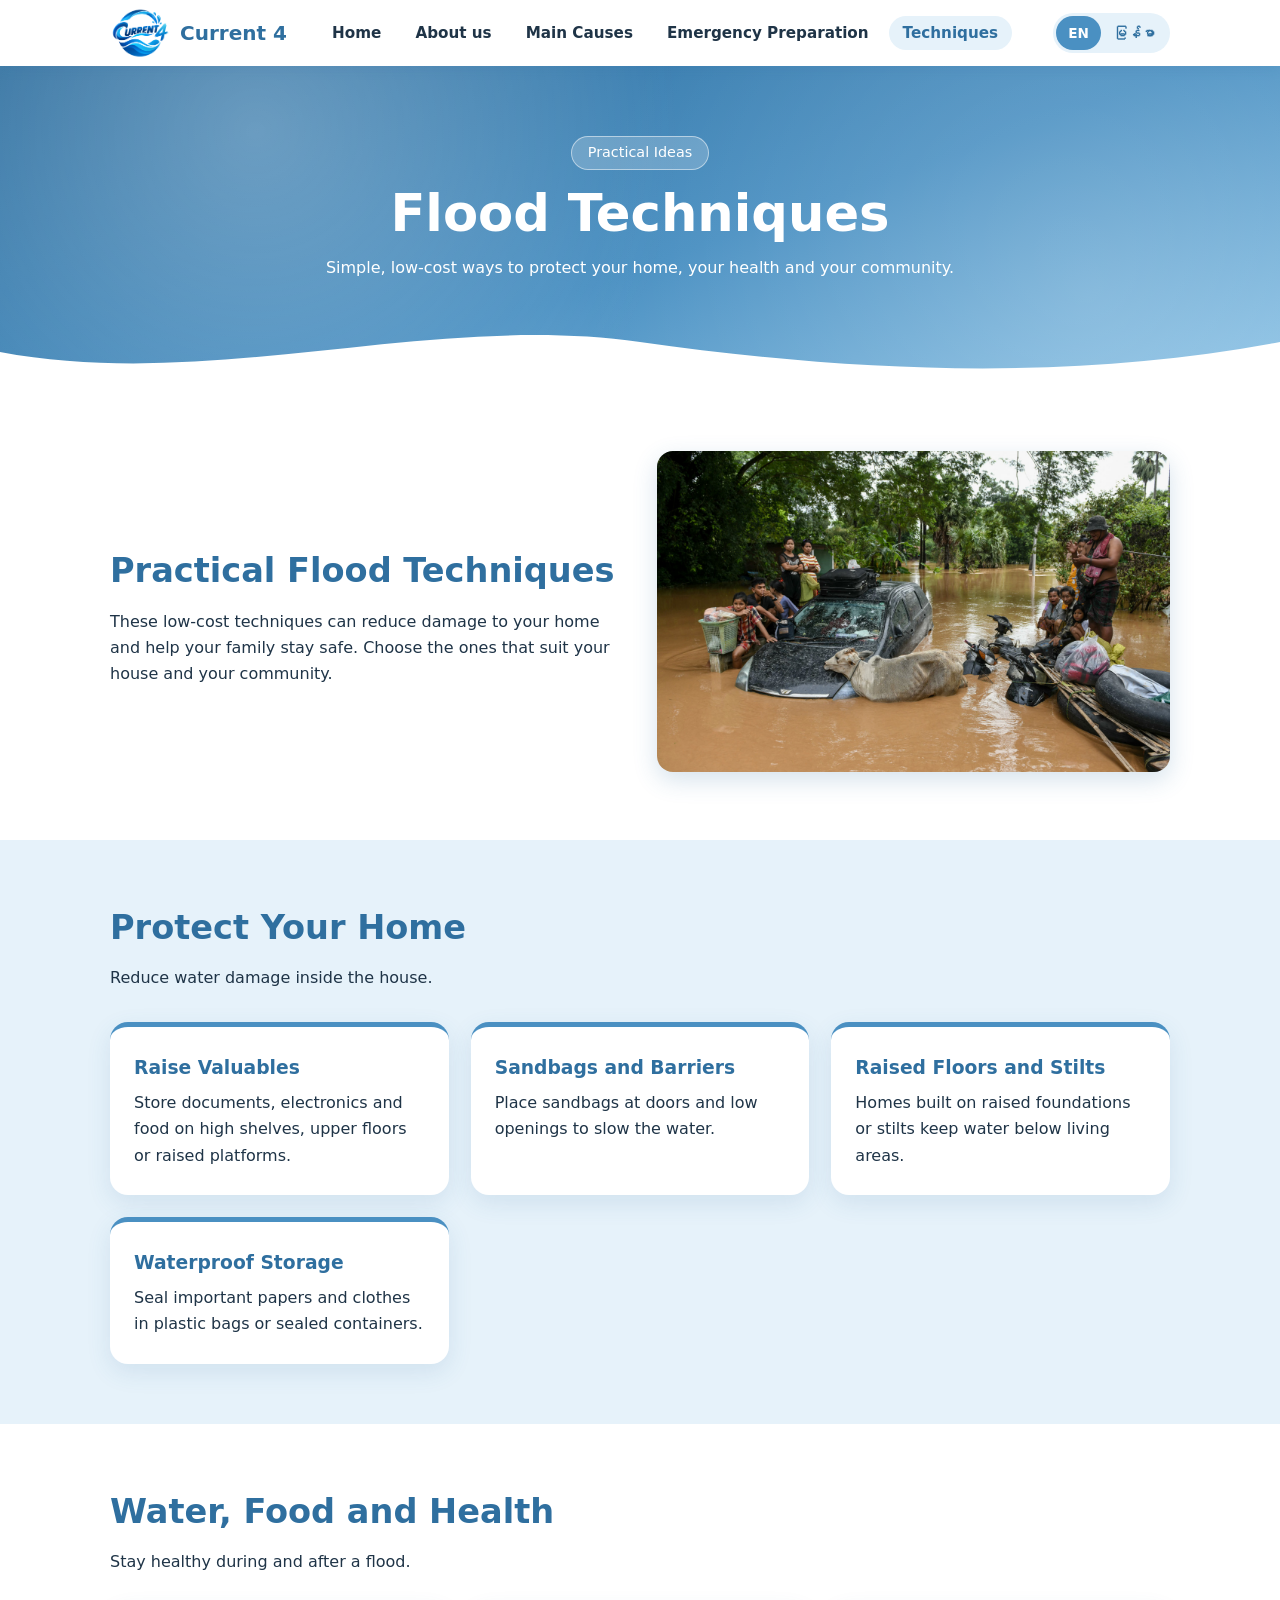
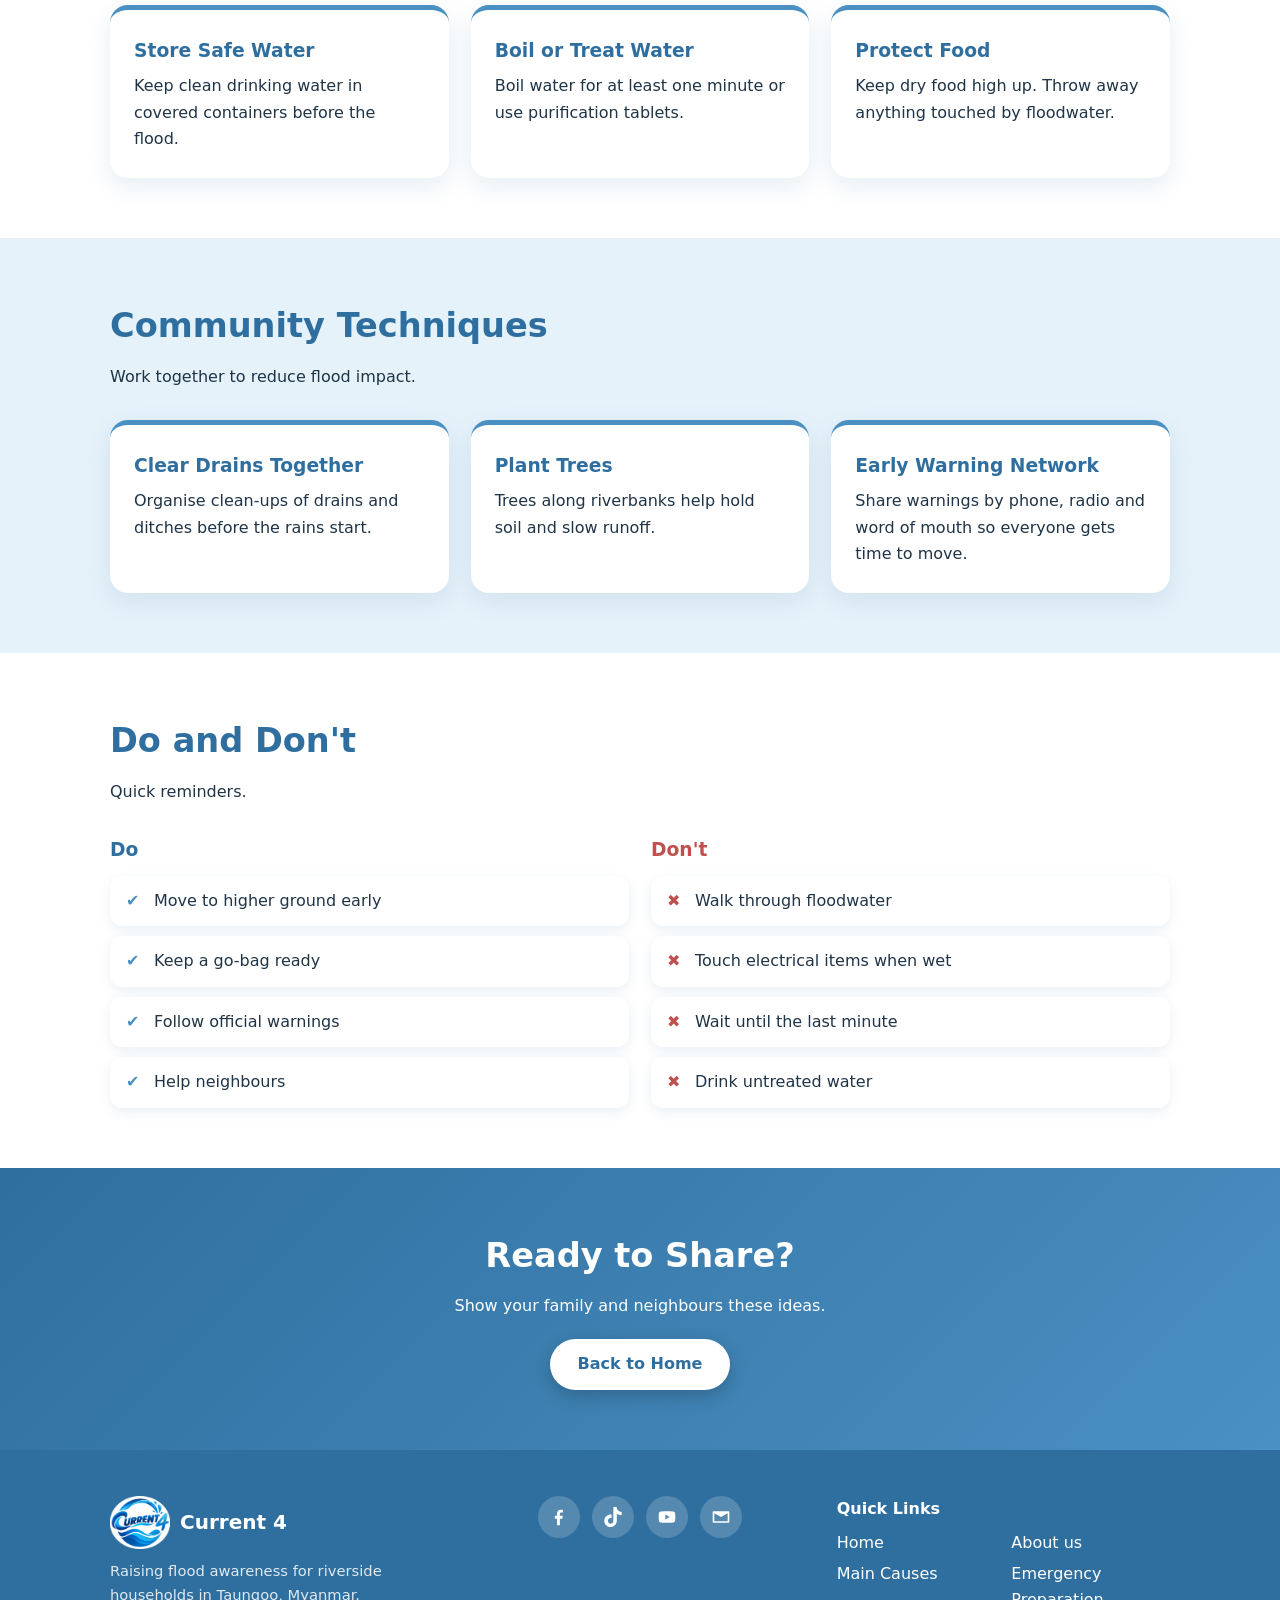
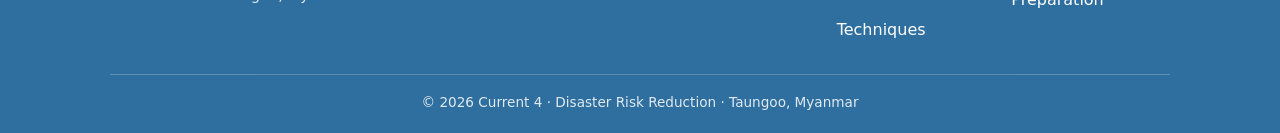
<file: techniques.html>
<!DOCTYPE html>
<html lang="en">

<head>
    <meta charset="utf-8">
    <meta name="viewport" content="width=device-width, initial-scale=1">
    <title>Techniques – Current 4</title>
    <link rel="stylesheet" href="style.css">
    <link rel="preconnect" href="https://fonts.googleapis.com">
    <link rel="icon" type="image/x-icon" href="Current 4 logo with bg  copy.png">
    <link href="https://fonts.googleapis.com/css2?family=Noto+Sans+Myanmar:wght@400;600;700&amp;display=swap"
        rel="stylesheet">
</head>

<body>
    <header>
        <div class="wrap">
            <nav><a class="brand" href="index.html">
                    <img src="Current 4 logo.png" alt="" width="100%" class="curr-logo">
                    Current 4</a><button id="burger" aria-label="Menu">&#9776;</button>
                <ul class="links" id="links">
                    <li><a href="index.html"><span data-en="Home" data-my="ပင်မစာမျက်နှာ">Home</span></a></li>
                    <li><a href="about.html"><span data-en="About us" data-my="ကျွန်ုပ်တို့အကြောင်း">About us</span></a>
                    </li>
                    <li><a href="causes.html"><span data-en="Main Causes" data-my="အဓိကအကြောင်းရင်းများ">Main
                                Causes</span></a></li>
                    <li><a href="preparedness.html"><span data-en="Emergency Preparation"
                                data-my="ကြိုတင်ပြင်ဆင်မှု">Emergency Preparation</span></a></li>
                    <li><a class="on" href="techniques.html"><span data-en="Techniques"
                                data-my="နည်းလမ်းများ">Techniques</span></a></li>
                </ul>
                <div class="langsw" role="group" aria-label="Language"><button data-l="en">EN</button><button
                        data-l="my">မြန်မာ</button></div>
            </nav>
        </div>
    </header>
    <div class="page-hero">
        <div class="in"><span class="tag"><span data-en="Practical Ideas" data-my="လက်တွေ့အကြံဉာဏ်များ">Practical
                    Ideas</span></span>
            <h1><span data-en="Flood Techniques" data-my="ရေကြီးကာကွယ်နည်းများ">Flood Techniques</span></h1>
            <p><span data-en="Simple, low-cost ways to protect your home, your health and your community."
                    data-my="သင့်အိမ်၊ ကျန်းမာရေးနှင့် ရပ်ရွာကို ကာကွယ်ရန် ရိုးရှင်းပြီး ကုန်ကျစရိတ်နည်းသော နည်းလမ်းများ။">Simple,
                    low-cost ways to protect your home, your health and your community.</span></p>
        </div><svg viewBox="0 0 1440 80" preserveAspectRatio="none">
            <path fill="#fff" d="M0 40C240 80 480 0 720 30s480 40 720 0v50H0z" />
        </svg>
    </div>
    <section>
        <div class="wrap two">
            <div>
                <h2><span data-en="Practical Flood Techniques" data-my="လက်တွေ့ ရေကြီးကာကွယ်နည်းများ">Practical Flood
                        Techniques</span></h2>
                <p><span data-en="These low-cost techniques can reduce damage to your home and help your family stay safe. Choose the ones that suit your house and your community."
                        data-my="ဤကုန်ကျစရိတ်နည်းသော နည်းလမ်းများက သင့်အိမ်ပျက်စီးမှုကို လျှော့ချပြီး မိသားစုကို ဘေးကင်းစေနိုင်သည်။ သင့်အိမ်နှင့် ရပ်ရွာနှင့် ကိုက်ညီသည့်နည်းလမ်းများကို ရွေးပါ။">These
                        low-cost techniques can reduce damage to your home and help your family stay safe. Choose the
                        ones that suit your house and your community.</span></p>
            </div>
            <div><img class="photo" src="Flooding tech.jpg" alt="Sandbags protecting a door"
                    onerror="this.style.display='none'">
                
            </div>
        </div>
    </section>
    <section class="alt">
        <div class="wrap">
            <h2><span data-en="Protect Your Home" data-my="သင့်အိမ်ကို ကာကွယ်ပါ">Protect Your Home</span></h2>
            <p class="sub"><span data-en="Reduce water damage inside the house."
                    data-my="အိမ်အတွင်း ရေဒဏ်ကို လျှော့ချပါ။">Reduce water damage inside the house.</span></p>
            <div class="grid">
                <div class="card">
                    <h3><span data-en="Raise Valuables" data-my="တန်ဖိုးရှိပစ္စည်းများကို မြှင့်တင်ထားပါ">Raise
                            Valuables</span></h3>
                    <p><span data-en="Store documents, electronics and food on high shelves, upper floors or raised platforms."
                            data-my="စာရွက်စာတမ်း၊ အီလက်ထရွန်နစ်နှင့် အစားအစာကို စင်မြင့်၊ အပေါ်ထပ် သို့မဟုတ် မြှင့်ထားသောပလပ်ဖောင်းပေါ်တွင် ထားပါ။">Store
                            documents, electronics and food on high shelves, upper floors or raised platforms.</span>
                    </p>
                </div>
                <div class="card">
                    <h3><span data-en="Sandbags and Barriers" data-my="သဲအိတ်နှင့် တားဆီးကာများ">Sandbags and
                            Barriers</span></h3>
                    <p><span data-en="Place sandbags at doors and low openings to slow the water."
                            data-my="တံခါးနှင့် နိမ့်သောအဖွင့်များတွင် သဲအိတ်ထားပြီး ရေစီးဆင်းမှုကို နှေးစေပါ။">Place
                            sandbags at doors and low openings to slow the water.</span></p>
                </div>
                <div class="card">
                    <h3><span data-en="Raised Floors and Stilts"
                            data-my="မြှင့်ထားသောကြမ်းပြင်နှင့် တိုင်မြင့်အိမ်">Raised Floors and Stilts</span></h3>
                    <p><span data-en="Homes built on raised foundations or stilts keep water below living areas."
                            data-my="မြှင့်ထားသော အုတ်မြစ် သို့မဟုတ် တိုင်မြင့်ပေါ်ရှိ အိမ်များသည် နေထိုင်ရာနေရာများအောက်တွင် ရေကို ထားနိုင်သည်။">Homes
                            built on raised foundations or stilts keep water below living areas.</span></p>
                </div>
                <div class="card">
                    <h3><span data-en="Waterproof Storage" data-my="ရေစိုခံသိုလှောင်မှု">Waterproof Storage</span></h3>
                    <p><span data-en="Seal important papers and clothes in plastic bags or sealed containers."
                            data-my="အရေးကြီးစာရွက်များနှင့် အဝတ်အစားများကို ပလတ်စတစ်အိတ် သို့မဟုတ် ပိတ်ထားသောအိုးများတွင် ထည့်ပါ။">Seal
                            important papers and clothes in plastic bags or sealed containers.</span></p>
                </div>
            </div>
        </div>
    </section>
    <section>
        <div class="wrap">
            <h2><span data-en="Water, Food and Health" data-my="ရေ၊ အစားအစာနှင့် ကျန်းမာရေး">Water, Food and
                    Health</span></h2>
            <p class="sub"><span data-en="Stay healthy during and after a flood."
                    data-my="ရေကြီးစဉ်နှင့် ရေကြီးပြီးနောက် ကျန်းမာနေပါ။">Stay healthy during and after a flood.</span>
            </p>
            <div class="grid">
                <div class="card">
                    <h3><span data-en="Store Safe Water" data-my="ဘေးကင်းသောရေ သိုလှောင်ပါ">Store Safe Water</span></h3>
                    <p><span data-en="Keep clean drinking water in covered containers before the flood."
                            data-my="ရေမကြီးမီ သန့်ရှင်းသောသောက်ရေကို အဖုံးပါသော ပုံးများတွင် ထားပါ။">Keep clean
                            drinking water in covered containers before the flood.</span></p>
                </div>
                <div class="card">
                    <h3><span data-en="Boil or Treat Water" data-my="ရေကျိုပါ သို့မဟုတ် သန့်စင်ပါ">Boil or Treat
                            Water</span></h3>
                    <p><span data-en="Boil water for at least one minute or use purification tablets."
                            data-my="ရေကို အနည်းဆုံး တစ်မိနစ်ကျိုပါ သို့မဟုတ် ရေသန့်စင်ဆေးပြား သုံးပါ။">Boil water for
                            at least one minute or use purification tablets.</span></p>
                </div>
                <div class="card">
                    <h3><span data-en="Protect Food" data-my="အစားအစာ ကာကွယ်ပါ">Protect Food</span></h3>
                    <p><span data-en="Keep dry food high up. Throw away anything touched by floodwater."
                            data-my="ခြောက်သွေ့သော အစားအစာကို မြင့်သောနေရာတွင် ထားပါ။ ရေကြီးရေထိခဲ့သော အရာများကို စွန့်ပစ်ပါ။">Keep
                            dry food high up. Throw away anything touched by floodwater.</span></p>
                </div>
            </div>
        </div>
    </section>
    <section class="alt">
        <div class="wrap">
            <h2><span data-en="Community Techniques" data-my="ရပ်ရွာနည်းလမ်းများ">Community Techniques</span></h2>
            <p class="sub"><span data-en="Work together to reduce flood impact."
                    data-my="ရေကြီးမှုသက်ရောက်မှုကို လျှော့ချရန် အတူတကွ လုပ်ဆောင်ပါ။">Work together to reduce flood
                    impact.</span></p>
            <div class="grid">
                <div class="card">
                    <h3><span data-en="Clear Drains Together" data-my="မြောင်းများကို အတူတကွ ရှင်းလင်းပါ">Clear Drains
                            Together</span></h3>
                    <p><span data-en="Organise clean-ups of drains and ditches before the rains start."
                            data-my="မိုးမရွာမီ မြောင်းနှင့် ချောင်းများကို သန့်ရှင်းရေးလုပ်ရန် စီစဉ်ပါ။">Organise
                            clean-ups of drains and ditches before the rains start.</span></p>
                </div>
                <div class="card">
                    <h3><span data-en="Plant Trees" data-my="သစ်ပင်စိုက်ပါ">Plant Trees</span></h3>
                    <p><span data-en="Trees along riverbanks help hold soil and slow runoff."
                            data-my="မြစ်ကမ်းတစ်လျှောက် သစ်ပင်များက မြေကြီးကို ဆုပ်ကိုင်ထားပြီး ရေစီးကြောင်းကို နှေးစေသည်။">Trees
                            along riverbanks help hold soil and slow runoff.</span></p>
                </div>
                <div class="card">
                    <h3><span data-en="Early Warning Network" data-my="ကြိုတင်သတိပေးကွန်ရက်">Early Warning
                            Network</span></h3>
                    <p><span data-en="Share warnings by phone, radio and word of mouth so everyone gets time to move."
                            data-my="ဖုန်း၊ ရေဒီယိုနှင့် ပါးစပ်ဖြင့် သတိပေးချက်များ မျှဝေပြီး လူတိုင်း ရွှေ့ပြောင်းရန် အချိန်ရစေပါ။">Share
                            warnings by phone, radio and word of mouth so everyone gets time to move.</span></p>
                </div>
            </div>
        </div>
    </section>
    <section>
        <div class="wrap">
            <h2><span data-en="Do and Don&#x27;t" data-my="လုပ်ရန်နှင့် မလုပ်ရန်">Do and Don't</span></h2>
            <p class="sub"><span data-en="Quick reminders." data-my="အမြန်သတိပေးချက်များ။">Quick reminders.</span></p>
            <div class="grid">
                <div>
                    <h3 style="color:var(--blue-d);margin-bottom:10px"><span data-en="Do" data-my="လုပ်ရန်">Do</span>
                    </h3>
                    <ul class="checks ">
                        <li><span data-en="Move to higher ground early" data-my="မြေမြင့်သို့ စောစီးစွာ ရွှေ့ပါ">Move to
                                higher ground early</span></li>
                        <li><span data-en="Keep a go-bag ready" data-my="အရေးပေါ်အိတ် အဆင်သင့်ထားပါ">Keep a go-bag
                                ready</span></li>
                        <li><span data-en="Follow official warnings"
                                data-my="တရားဝင် သတိပေးချက်များကို လိုက်နာပါ">Follow official warnings</span></li>
                        <li><span data-en="Help neighbours" data-my="အိမ်နီးချင်းများကို ကူညီပါ">Help neighbours</span>
                        </li>
                    </ul>
                </div>
                <div>
                    <h3 style="color:#c0504d;margin-bottom:10px"><span data-en="Don&#x27;t"
                            data-my="မလုပ်ရန်">Don't</span></h3>
                    <ul class="checks dont">
                        <li><span data-en="Walk through floodwater" data-my="ရေကြီးရေထဲ လမ်းလျှောက်ခြင်း">Walk through
                                floodwater</span></li>
                        <li><span data-en="Touch electrical items when wet"
                                data-my="စိုစွတ်နေစဉ် လျှပ်စစ်ပစ္စည်းများကို ထိကိုင်ခြင်း">Touch electrical items when
                                wet</span></li>
                        <li><span data-en="Wait until the last minute" data-my="နောက်ဆုံးအချိန်အထိ စောင့်ခြင်း">Wait
                                until the last minute</span></li>
                        <li><span data-en="Drink untreated water" data-my="မသန့်စင်ရသေးသော ရေသောက်ခြင်း">Drink untreated
                                water</span></li>
                    </ul>
                </div>
            </div>
        </div>
    </section>
    <section class="cta">
        <div class="wrap">
            <h2><span data-en="Ready to Share?" data-my="မျှဝေရန် အဆင်သင့်ဖြစ်ပြီလား?">Ready to Share?</span></h2>
            <p style="margin-bottom:20px"><span data-en="Show your family and neighbours these ideas."
                    data-my="ဤအကြံဉာဏ်များကို မိသားစုနှင့် အိမ်နီးချင်းများအား ပြပါ။">Show your family and neighbours
                    these ideas.</span></p><a class="btn" href="index.html"><span data-en="Back to Home"
                    data-my="ပင်မစာမျက်နှာသို့ ပြန်ရန်">Back to Home</span></a>
        </div>
    </section>
    <footer>
        <div class="wrap">
            <div class="fgrid">
                <div><a class="brand" href="index.html">
                     <img src="Current 4 with bg.png" alt="" width="100%" class="curr-logo"> Current 4</a>
                    <p><span data-en="Raising flood awareness for riverside households in Taungoo, Myanmar."
                            data-my="မြန်မာနိုင်ငံ၊ တောင်ငူမြို့ မြစ်ကမ်းနံဘေးနေ အိမ်ထောင်စုများအတွက် ရေကြီးမှုဆိုင်ရာ အသိပညာ မြှင့်တင်ခြင်း။">Raising
                            flood awareness for riverside households in Taungoo, Myanmar.</span></p>
                </div>
                <div class="social">
                    <a href="https://www.facebook.com/share/1AA3Ri9s5u/?mibextid=wwXIfr" aria-label="Facebook"><svg viewBox="0 0 24 24">
                            <path
                                d="M13 22v-8h3l.5-3.5H13V8.3c0-1 .3-1.8 1.8-1.8H16.6V3.4C16.3 3.4 15.2 3.3 14 3.3c-2.6 0-4.3 1.600-4.3 4.500v2.700H7V14h2.700v8z" />
                        </svg></a>
                    <a href="https://www.tiktok.com/@current.434?is_from_webapp=1&sender_device=pc" aria-label="Tiktok"><svg viewBox="0 0 24 24">
                            <path
                                d="M12.525.02c1.31-.02 2.61-.01 3.91-.02.08 1.53.63 3.09 1.75 4.17 1.12 1.11 2.7 1.62 4.24 1.79v4.03c-1.44-.05-2.89-.35-4.2-.97-.57-.26-1.1-.59-1.62-.93-.01 2.92.01 5.84-.02 8.75-.08 1.4-.54 2.79-1.35 3.94-1.31 1.92-3.58 3.17-5.91 3.21-1.43.08-2.86-.31-4.08-1.03-2.02-1.19-3.44-3.37-3.65-5.71-.02-.5-.03-1-.01-1.49.18-1.9 1.12-3.72 2.58-4.96 1.66-1.44 3.98-2.13 6.15-1.72.02 1.48-.04 2.96-.04 4.44-.99-.32-2.15-.23-3.02.37-.82.56-1.36 1.5-1.41 2.49-.1 1.38.65 2.72 1.87 3.32.95.49 2.11.45 3.03-.07.96-.52 1.58-1.54 1.64-2.63.02-3.79.01-7.58.01-11.37z"/>
                        </svg></a>
                    <a href="https://youtube.com/@currentfour?si=FtkJ6qoQiKNhgwS5" aria-label="YouTube"><svg viewBox="0 0 24 24">
                            <path
                                d="M21.600 7.200a2.500 2.500 0 00-1.800-1.800C18.200 5 12 5 12 5s-6.200 0-7.800.4A2.500 2.500 0 002.400 7.200C2 8.800 2 12 2 12s0 3.200.4 4.800a2.500 2.500 0 001.800 1.800C5.800 19 12 19 12 19s6.200 0 7.800-.4a2.500 2.500 0 001.800-1.800C22 15.200 22 12 22 12s0-3.200-.4-4.800zM10 15V9l5.200 3z" />
                        </svg></a>
                    <a href="current4project@gmail.com" aria-label="Email"><svg viewBox="0 0 24 24">
                            <path
                                d="M3 5h18a1 1 0 011 1v12a1 1 0 01-1 1H3a1 1 0 01-1-1V6a1 1 0 011-1zm9 7L4 7.500V17h16V7.500z" />
                        </svg></a>
                </div>
                <div class="quick">
                    <h4><span data-en="Quick Links" data-my="အမြန်လင့်ခ်များ">Quick Links</span></h4>
                    <ul>
                        <li><a href="index.html"><span data-en="Home" data-my="ပင်မစာမျက်နှာ">Home</span></a></li>
                        <li><a href="about.html"><span data-en="About us" data-my="ကျွန်ုပ်တို့အကြောင်း">About
                                    us</span></a></li>
                        <li><a href="causes.html"><span data-en="Main Causes" data-my="အဓိကအကြောင်းရင်းများ">Main
                                    Causes</span></a></li>
                        <li><a href="preparedness.html"><span data-en="Emergency Preparation"
                                    data-my="ကြိုတင်ပြင်ဆင်မှု">Emergency Preparation</span></a></li>
                        <li><a href="techniques.html"><span data-en="Techniques"
                                    data-my="နည်းလမ်းများ">Techniques</span></a></li>
                    </ul>
                </div>
            </div>
            <div class="copy"><span data-en="© 2026 Current 4 · Disaster Risk Reduction · Taungoo, Myanmar"
                    data-my="© ၂၀၂၆ Current 4 · ဘေးအန္တရာယ်လျှော့ချရေး  · တောင်ငူမြို့၊ မြန်မာနိုင်ငံ">&copy; 2026
                    Current 4 &middot; Disaster Risk Reduction &middot; Taungoo, Myanmar</span></div>
        </div>
    </footer>
    <script src="script.js"></script>
</body>

</html>
</file>
<file: style.css>
:root {
    --blue: #4a90c2;
    --blue-d: #2f6f9f;
    --blue-l: #e6f2fa;
    --blue-m: #bfdcf0;
    --ink: #1f3447;
    --white: #fff
}

html {
    scroll-behavior: smooth
}

* {
    box-sizing: border-box;
    margin: 0
}

body {
    font-family: 'Segoe UI', system-ui, Arial, sans-serif;
    color: var(--ink);
    background: #fff;
    line-height: 1.65
}

a {
    text-decoration: none;
    color: inherit
}

.wrap {
    max-width: 1100px;
    margin: auto;
    padding: 0 20px
}

header {
    position: sticky;
    top: 0;
    z-index: 10;
    background: #fff;
    box-shadow: 0 2px 12px rgba(47, 111, 159, .15)
}

nav {
    display: flex;
    align-items: center;
    justify-content: space-between;
    height: 66px
}

.brand {
    display: flex;
    align-items: center;
    gap: 10px;
    font-weight: 700;
    font-size: 1.25rem;
    color: var(--blue-d)
}

.brand svg {
    width: 36px;
    height: 36px
}

.links {
    display: flex;
    gap: 6px;
    list-style: none;
    padding: 0
}

.links a {
    padding: 8px 14px;
    border-radius: 20px;
    font-weight: 600;
    font-size: .95rem
}

.links a:hover,
.links a.on {
    background: var(--blue-l);
    color: var(--blue-d)
}

#burger {
    display: none;
    background: none;
    border: 0;
    font-size: 1.8rem;
    color: var(--blue-d);
    cursor: pointer
}

.page-hero {
    position: relative;
    text-align: center;
    color: #fff;
    padding: 70px 20px 110px;
    background: linear-gradient(160deg, #2f6f9f 0%, #4a90c2 55%, #8cc3e6 100%);
    overflow: hidden
}

.page-hero::before {
    content: "";
    position: absolute;
    inset: 0;
    background: radial-gradient(circle at 20% 20%, rgba(255, 255, 255, .25), transparent 40%), radial-gradient(circle at 85% 70%, rgba(255, 255, 255, .18), transparent 45%)
}

.page-hero .in {
    position: relative;
    max-width: 760px;
    margin: auto
}

.page-hero h1 {
    font-size: clamp(2rem, 5.5vw, 3.2rem);
    line-height: 1.15;
    margin-bottom: 12px
}

.page-hero svg {
    position: absolute;
    bottom: -1px;
    left: 0;
    width: 100%;
    height: 80px
}

.tag {
    display: inline-block;
    background: rgba(255, 255, 255, .2);
    border: 1px solid rgba(255, 255, 255, .5);
    padding: 4px 16px;
    border-radius: 20px;
    font-size: .9rem;
    margin-bottom: 14px
}

section {
    padding: 60px 0
}

h2 {
    font-size: clamp(1.5rem, 4vw, 2.1rem);
    color: var(--blue-d);
    margin-bottom: 10px
}

.sub {
    max-width: 660px;
    margin-bottom: 30px
}

.alt {
    background: var(--blue-l)
}

.two {
    display: grid;
    grid-template-columns: 1fr 1fr;
    gap: 34px;
    align-items: center
}

.two p+p {
    margin-top: 12px
}

.photo {
    width: 100%;
    aspect-ratio: 16/10;
    object-fit: cover;
    border-radius: 16px;
    box-shadow: 0 8px 24px rgba(47, 111, 159, .2);
    background: var(--blue-m)
}

.cap {
    font-size: .8rem;
    opacity: .7;
    margin-top: 6px
}

.grid {
    display: grid;
    grid-template-columns: repeat(auto-fit, minmax(250px, 1fr));
    gap: 22px
}

.card {
    background: #fff;
    border-radius: 18px;
    padding: 26px 24px;
    box-shadow: 0 8px 24px rgba(47, 111, 159, .12);
    border-top: 5px solid var(--blue);
    display: block
}

.card h3 {
    color: var(--blue-d);
    margin-bottom: 6px
}

.card ul {
    padding-left: 18px;
    margin-top: 6px
}

.card li {
    margin-bottom: 4px
}

.steps {
    counter-reset: s;
    margin-top: 18px
}

.steps .card {
    position: relative;
    padding-top: 42px
}

.steps .card::before {
    counter-increment: s;
    content: counter(s);
    position: absolute;
    top: -18px;
    left: 22px;
    width: 40px;
    height: 40px;
    border-radius: 50%;
    background: var(--blue);
    color: #fff;
    display: grid;
    place-items: center;
    font-weight: 700
}

.checks {
    list-style: none;
    padding: 0;
    display: grid;
    grid-template-columns: repeat(auto-fit, minmax(260px, 1fr));
    gap: 10px 24px
}

.checks li {
    background: #fff;
    border-radius: 12px;
    padding: 12px 16px 12px 44px;
    position: relative;
    box-shadow: 0 4px 12px rgba(47, 111, 159, .1)
}

.checks li::before {
    content: "\2714";
    position: absolute;
    left: 16px;
    color: var(--blue);
    font-weight: 700
}

.dont li::before {
    content: "\2716";
    color: #c0504d
}

.avatar {
    width: 84px;
    height: 84px;
    border-radius: 50%;
    background: var(--blue-m);
    color: var(--blue-d);
    display: grid;
    place-items: center;
    font-size: 2rem;
    font-weight: 700;
    margin: 0 auto 10px
}

.team .card {
    text-align: center
}

.tip {
    background: #fff;
    border-left: 6px solid var(--blue);
    border-radius: 12px;
    padding: 18px 22px;
    margin-top: 26px;
    box-shadow: 0 4px 12px rgba(47, 111, 159, .1)
}

.btn {
    display: inline-block;
    padding: 12px 28px;
    border-radius: 30px;
    font-weight: 700;
    background: #fff;
    color: var(--blue-d);
    box-shadow: 0 6px 18px rgba(0, 0, 0, .2)
}

.cta {
    background: linear-gradient(135deg, var(--blue-d), var(--blue));
    color: #fff;
    text-align: center
}

.cta h2 {
    color: #fff
}

footer {
    background: var(--blue-d);
    color: #fff;
    padding: 46px 0 20px
}

.fgrid {
    display: grid;
    grid-template-columns: 1fr 1fr 1fr;
    gap: 30px;
    align-items: start
}

footer .brand {
    color: #fff
}

footer p {
    opacity: .85;
    font-size: .92rem;
    margin-top: 10px
}

.social {
    display: flex;
    gap: 12px;
    justify-content: center
}

.social a {
    width: 42px;
    height: 42px;
    border-radius: 50%;
    background: rgba(255, 255, 255, .18);
    display: grid;
    place-items: center
}

.social a:hover {
    background: #fff
}

.social svg {
    width: 20px;
    height: 20px;
    fill: #fff
}

.social a:hover svg {
    fill: var(--blue-d)
}

.quick h4 {
    margin-bottom: 8px
}

.quick ul {
    list-style: none;
    padding: 0;
    display: grid;
    grid-template-columns: 1fr 1fr;
    gap: 4px 16px
}

.quick a:hover {
    text-decoration: underline
}

.copy {
    text-align: center;
    border-top: 1px solid rgba(255, 255, 255, .25);
    margin-top: 30px;
    padding-top: 16px;
    font-size: .85rem;
    opacity: .85
}

@media(max-width:820px) {
    #burger {
        display: block
    }

    .links {
        position: absolute;
        top: 66px;
        left: 0;
        right: 0;
        background: #fff;
        flex-direction: column;
        padding: 10px 20px 18px;
        box-shadow: 0 10px 16px rgba(47, 111, 159, .15);
        display: none
    }

    .links.open {
        display: flex
    }

    .two,
    .fgrid {
        grid-template-columns: 1fr
    }

    .social {
        justify-content: flex-start
    }

    section {
        padding: 46px 0
    }
}

.langsw {
    display: flex;
    background: var(--blue-l);
    border-radius: 24px;
    padding: 3px;
    margin-left: 10px
}

.langsw button {
    border: 0;
    background: transparent;
    font: inherit;
    font-size: .85rem;
    font-weight: 700;
    color: var(--blue-d);
    padding: 6px 12px;
    border-radius: 20px;
    cursor: pointer
}

.langsw button.on {
    background: var(--blue);
    color: #fff
}

.langhero {
    display: inline-flex;
    flex-direction: column;
    align-items: center;
    gap: 8px;
    margin-bottom: 22px;
    font-size: .85rem
}

.langpick {
    display: flex;
    background: rgba(255, 255, 255, .2);
    border: 1px solid rgba(255, 255, 255, .6);
    border-radius: 40px;
    padding: 4px
}

.lb {
    display: flex;
    align-items: center;
    gap: 6px;
    border: 0;
    background: transparent;
    color: #fff;
    font: inherit;
    font-weight: 700;
    font-size: 1rem;
    padding: 8px 22px;
    border-radius: 30px;
    cursor: pointer;
    transition: .2s
}

.lb svg {
    width: 18px;
    height: 18px;
    stroke: currentColor;
    fill: none;
    stroke-width: 2
}

.lb.on {
    background: #fff;
    color: #2f6f9f;
    box-shadow: 0 4px 12px rgba(0, 0, 0, .2)
}

html[lang=my] body {
    font-family: 'Noto Sans Myanmar', 'Padauk', 'Myanmar Text', 'Segoe UI', sans-serif;
    line-height: 1.9
}

html[lang=my] h1,
html[lang=my] h2,
html[lang=my] h3 {
    line-height: 1.6
}

@media(max-width:820px) {
    .langsw {
        margin-left: auto;
        margin-right: 8px
    }

    #burger {
        order: 3
    }
}

.curr-logo{
    width: 60px;
}

.members{
    border-radius: 35px;
}

.bpz{
    width: 200px;
    border-radius: 35px;
}

.pszt{
    width: 225px;
    border-radius: 35px;
}
</file>
